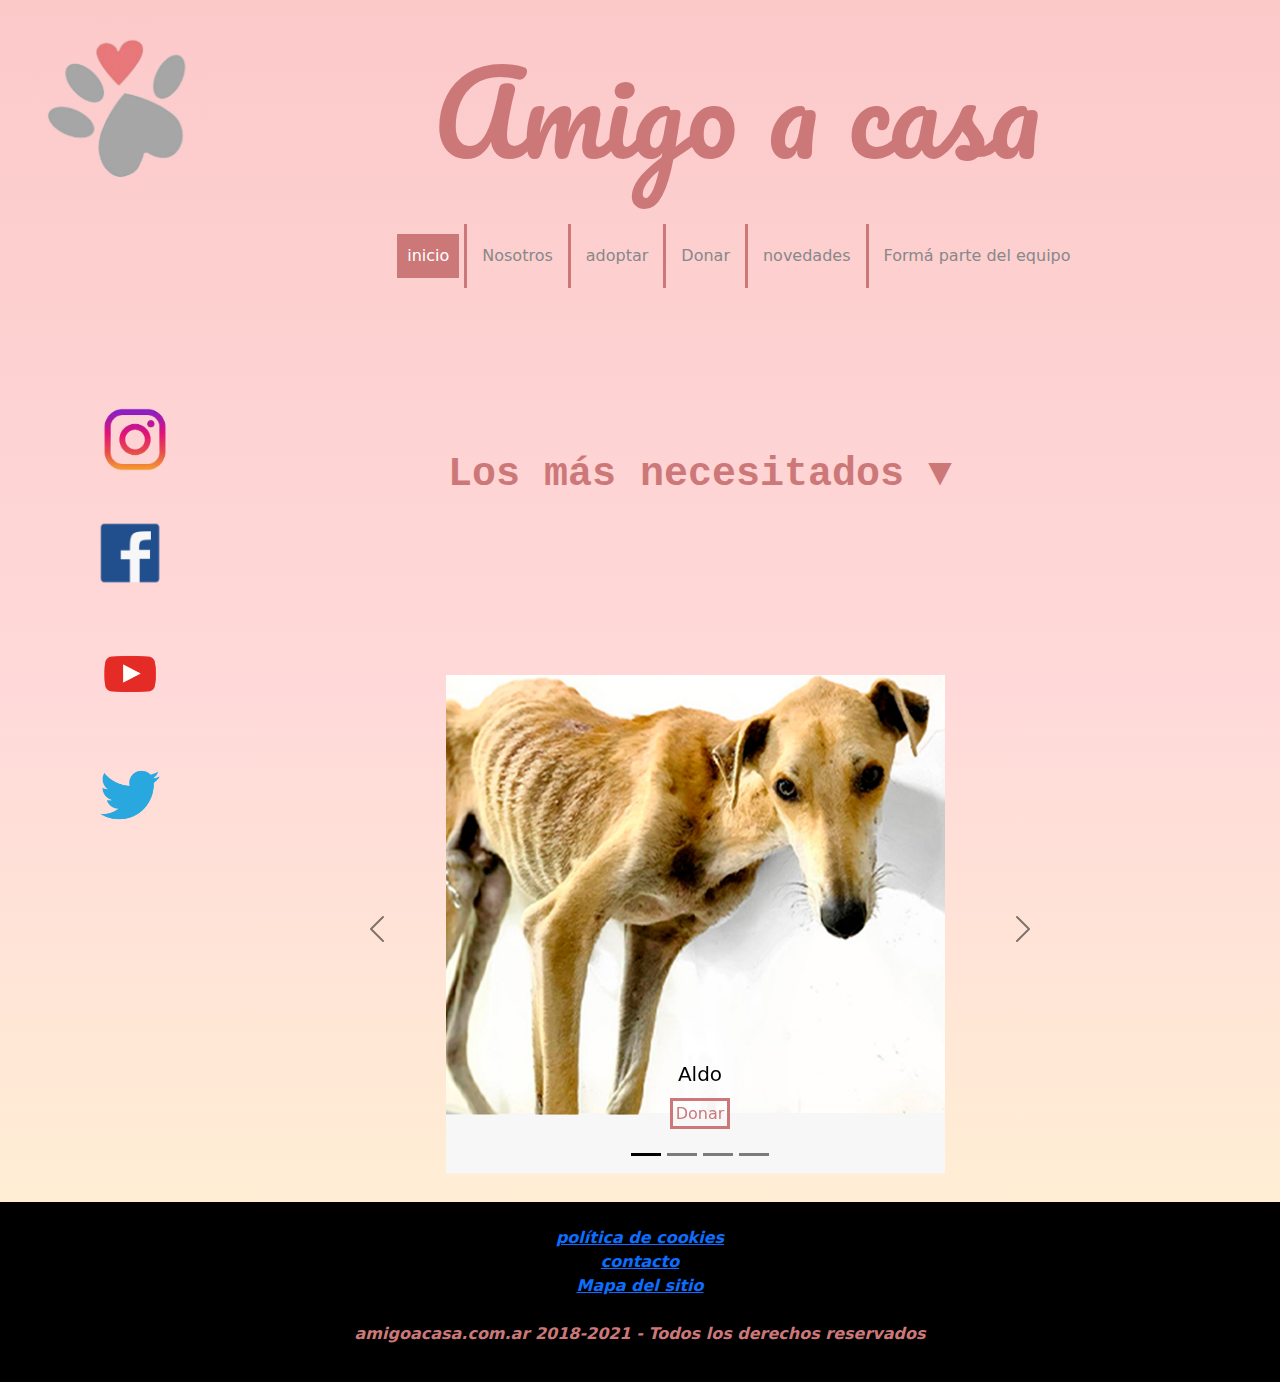
<file: index.html>
<!DOCTYPE html>
<html lang="en">
<head>
    <meta charset="UTF-8">
    <meta http-equiv="X-UA-Compatible" content="IE=edge">
    <meta name="viewport" content="width=device-width, initial-scale=1.0">
	<meta name="description" content="Amigo a casa se encarga de rescatar y buscarle un hogar a perros abandonados y maltratados para que puedan tener una segunda oportunidad de vivir dignamente. Aquí puedes encontrar a tu nuevo mejor amigo de cuatro patas">
	<meta name="keywords" content="perros, rescate, adoptar perro, perro abandonado, perro maltratado, segunda oportunidad, cachorros en adopción, salvar perros, no al maltrato animal">
	<link rel="stylesheet" type="text/css" href="css/bootstrap.min.css">
    <link rel="stylesheet" type="text/css" href="sass/estilos.css">
    <link rel="icon" href="img\amigoacasaimg.png" type="image\png">
	<link href="https://stackpath.bootstrapcdn.com/font-awesome/4.7.0/css/font-awesome.min.css" rel="stylesheet">
	<link href="https://fonts.googleapis.com/css2?family=Pacifico&display=swap" rel="stylesheet">
    <meta name="viewport" content="width=device-width, user-scalable=no, initial-scale=1.0, minimum-scale=1.0">
	<title>Amigo a casa</title>
</head>
<body>
	
<div class="grid">
    
    <div class="grid__imgLogo">
    <img class="logo" src="img\amigoacasaimg.png" alt="logo amigo a casa">
	
    </div>
	
    
    <div class="grid__nombreLogo">
		<h1>Amigo a casa</h1>
    </div>	
   
	<header>
    <div class="grid__barra">
		<div class="menu-toggle"></div>

		<nav>
			<ul class="grid__barra"> 	
				<li class="boton"><a href="index.html" class="active" >inicio</a></li>
				<li class="boton"><a href="nosotros.html">Nosotros</a></li>
				<li class="boton"><a href="Adoptar.html">adoptar</a></li>
				<li class="boton"><a href="donar.html">Donar</a>
					<ul class="subMenu">
						<li class="boton1"><a href="transferencia.html">Transferencia</a></li>
                  		<li class="boton1"><a href="mercadopago.html">Mercadopago</a></li>
					</ul></li>
				<li class="boton"><a href="novedades.html">novedades</a></li>
				<li><a href="fpdt.html">Formá parte del equipo</a></li>
			</ul>
		</nav>
		
    </div>

	<div class="clearFix"></div>
	
</header>

    <div class="grid__sidebar1">

	

		<a href="instagram.com/amigoacasa">
			<img class="ig" src="img\ig.png" alt="instagram"></a>
			<br>
			<br>
			<br>


		<a href="facebook.com/amigoacasa">
			<img class="redes" src="img\fb.png" alt="facebook"></a>
			<br>
			<br>
			<br>

		<a href="youtube.com/amigoacasa">
			<img class="redes" src="img\yt.png" alt="youtube"></a>
			<br>
			<br>
			<br>

		<a href="twitter.com/amigoacasa">
			<img class="redes" src="img\tw.png" alt="twitter"></a>

	</div>
    
        <div class="grid__contenido">
			<br>
			<br>
			<br>
			<h2>Los más necesitados ▼ </h2>
			<br>
			<br>
			<br><br><br>
			<br><br>
			

				<div id="carouselExampleDark" class="carousel carousel-dark slide" data-bs-ride="carousel">
					<div class="carousel-indicators">
					  <button type="button" data-bs-target="#carouselExampleDark" data-bs-slide-to="0" class="active" aria-current="true" aria-label="Slide 1"></button>
					  <button type="button" data-bs-target="#carouselExampleDark" data-bs-slide-to="1" aria-label="Slide 2"></button>
					  <button type="button" data-bs-target="#carouselExampleDark" data-bs-slide-to="2" aria-label="Slide 3"></button>
					  <button type="button" data-bs-target="#carouselExampleDark" data-bs-slide-to="3" aria-label="Slide 4"></button>
					</div>
					<div class="carousel-inner">
					  <div class="carousel-item active" data-bs-interval="5000">
						<img src="img/aldo.png" class="d-block w-100" alt="Aldo">
						<div class="carousel-caption d-none d-md-block">
						  <h5>Aldo</h5>
						  <p></p><a class="boton2" href="">Donar</a></p>
						</div>
					  </div>
					  <div class="carousel-item" data-bs-interval="3000">
						<img src="img/bongo.png" class="d-block w-100" alt="Bongo">
						<div class="carousel-caption d-none d-md-block">
						  <h5>Bongo</h5>
						  <p><a class="boton2" href="">Adoptar</a></p>
						</div>
					  </div>
					  <div class="carousel-item" data-bs-interval="3000">
						<img src="img/tomate.png" class="d-block w-100" alt="Tomate">
						<div class="carousel-caption d-none d-md-block">
						  <h5>Tomate</h5>
						  <p><a class="boton2" href="">Adoptar</a></p>
						</div>
					  </div>
						<div class="carousel-item">
							<img src="img/nala.png" class="d-block w-100" alt="Nala">
							<div class="carousel-caption d-none d-md-block">
							  <h5>Nala</h5>
							  <p><a class="boton2" href="">Donar</a></p>
							</div>
						  </div>
					  
					</div>
					<button class="carousel-control-prev" type="button" data-bs-target="#carouselExampleDark" data-bs-slide="prev">
					  <span class="carousel-control-prev-icon" aria-hidden="true"></span>
					  <span class="visually-hidden">Previous</span>
					</button>
					<button class="carousel-control-next" type="button" data-bs-target="#carouselExampleDark" data-bs-slide="next">
					  <span class="carousel-control-next-icon" aria-hidden="true"></span>
					  <span class="visually-hidden">Next</span>
					</button>
				</div>
        
        </div>
    
        <div class="grid__footer">

            <footer class="pie">
                <br>
                    <a href="">política de cookies</a> <br> <a href="">contacto</a><br><a href="sitemap.html">Mapa del sitio</a>
                    <br>
                    <br>
                    <p>amigoacasa.com.ar 2018-2021 - Todos los derechos reservados</p>
                
            </footer>
        </div>
</div>

<script src="https://cdn.jsdelivr.net/npm/bootstrap@5.0.0-beta2/dist/js/bootstrap.bundle.min.js" integrity="sha384-b5kHyXgcpbZJO/tY9Ul7kGkf1S0CWuKcCD38l8YkeH8z8QjE0GmW1gYU5S9FOnJ0" crossorigin="anonymous"></script>
<script src="https://code.jquery.com/jquery-3.6.0.js" integrity="sha256-H+K7U5CnXl1h5ywQfKtSj8PCmoN9aaq30gDh27Xc0jk=" crossorigin="anonymous"></script>
<script type="text/javascript">
    $(Document).ready(function(){
        $(".menu-toggle").click(function(){
            $(".menu-toggle") .toggleClass("active")
            $("nav") .toggleClass("active")
            $(".subMenu") .toggleClass("active")
        })
    })
</script>
</body>
    
</html>
</file>
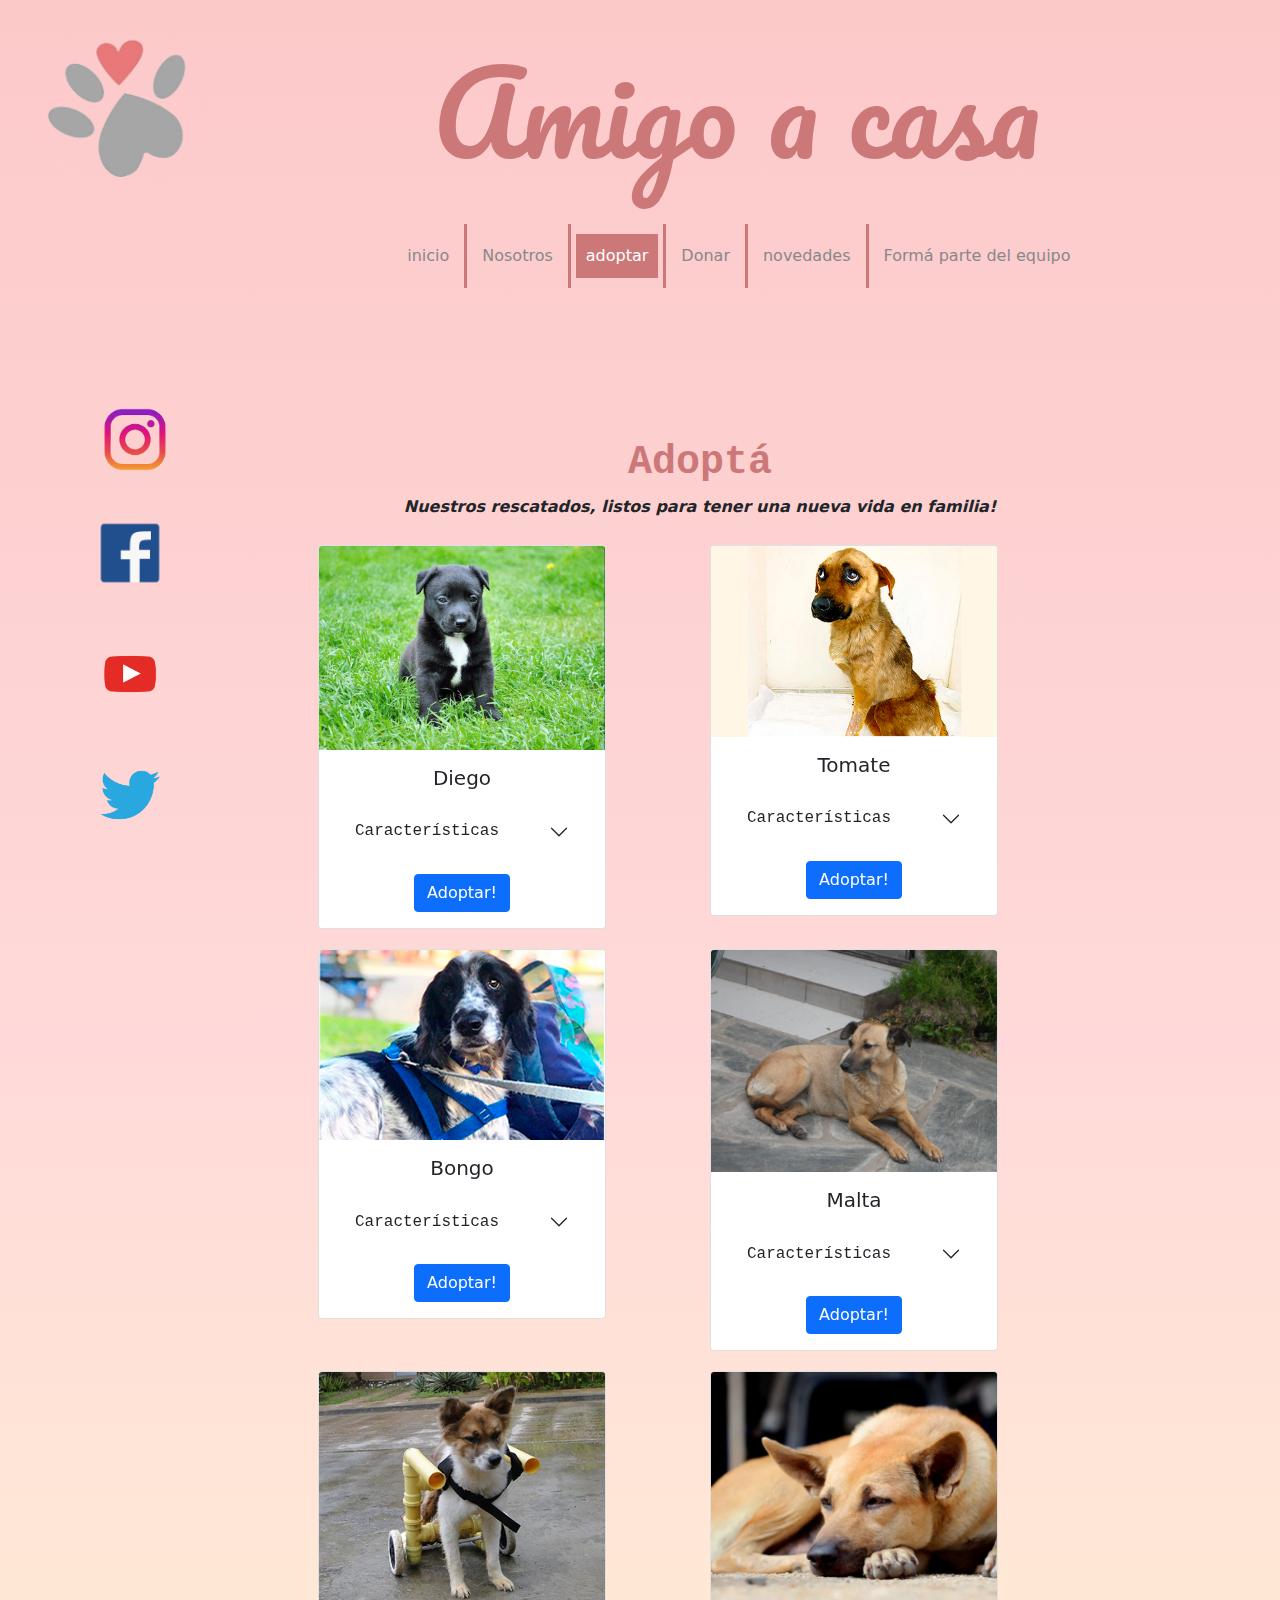
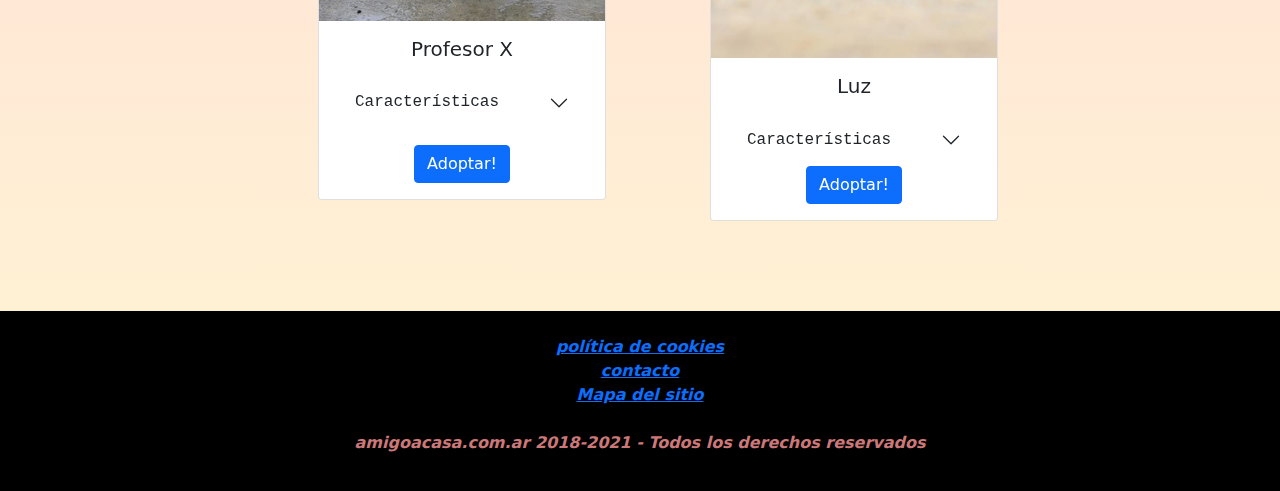
<file: Adoptar.html>
<!DOCTYPE html>
<html lang="en">
<head>
    <meta charset="UTF-8">
    <meta http-equiv="X-UA-Compatible" content="IE=edge">
    <meta name="viewport" content="width=device-width, initial-scale=1.0">
    <meta name="description" content="Amigo a casa se encarga de rescatar y buscarle un hogar a perros abandonados y maltratados para que puedan tener una segunda oportunidad de vivir dignamente. Aquí puedes encontrar a tu nuevo mejor amigo de cuatro patas">
	  <meta name="keywords" content="perros, rescate, adoptar perro, perro abandonado, perro maltratado, segunda oportunidad, cachorros en adopción, salvar perros, no al maltrato animal">
    <link rel="stylesheet" type="text/css" href="css/bootstrap.min.css">
    <link rel="stylesheet" type="text/css" href="sass/estilos.css">
    <link rel="icon" href="img\amigoacasaimg.png" type="image\png">
	<link href="https://stackpath.bootstrapcdn.com/font-awesome/4.7.0/css/font-awesome.min.css" rel="stylesheet">
	<link href="https://fonts.googleapis.com/css2?family=Pacifico&display=swap" rel="stylesheet">
    <meta name="viewport" content="width=device-width, user-scalable=no, initial-scale=1.0, minimum-scale=1.0">
    <title>Adoptar</title>
</head>
<body>

    <div class="grid">
    
        <div class="grid__imgLogo">
        <img class="logo" src="img\amigoacasaimg.png" alt="logo amigo a casa">
        
        </div>
        
        
        <div class="grid__nombreLogo">
            <h1>Amigo a casa</h1>
        </div>	
       
       
        <header>
          <div class="grid__barra">
          <div class="menu-toggle"></div>
      
          <nav>
            <ul class="grid__barra"> 	
              <li class="boton"><a href="index.html">inicio</a></li>
              <li class="boton"><a href="nosotros.html">Nosotros</a></li>
              <li class="boton"><a href="Adoptar.html" class="active">adoptar</a></li>
              <li class="boton"><a href="donar.html">Donar</a>
                <ul class="subMenu">
                  <li class="boton1"><a href="transferencia.html">Transferencia</a></li>
                  <li class="boton1"><a href="mercadopago.html">Mercadopago</a></li>
                </ul></li>
              <li class="boton"><a href="novedades.html">novedades</a></li>
              <li><a href="fpdt.html">Formá parte del equipo</a></li>
            </ul>
          </nav>
          
          </div>
      
        <div class="clearFix"></div>
        
      </header>


        <div class="grid__sidebar1">
    
            
    
            <a href="instagram.com/amigoacasa">
                <img class="ig" src="img\ig.png" alt="instagram"></a>
                <br>
                <br>
                <br>
               
    
    
            <a href="facebook.com/amigoacasa">
                <img class="redes" src="img\fb.png" alt="facebook"></a>
                <br>
                <br>
                <br>
               
    
            <a href="youtube.com/amigoacasa">
                <img class="redes" src="img\yt.png" alt="youtube"></a>
                <br>
                <br>
                <br>
              
    
            <a href="twitter.com/amigoacasa">
                <img class="redes" src="img\tw.png" alt="twitter"></a>
    
            </div>
        
            <div class="grid__contenido grid__contenido--adoptar">
                
		
              <h2> Adoptá </h2>
              <p>Nuestros rescatados, listos para tener una nueva vida en familia!</p>


              <div class="row">
                  <div class="col-sm-6" style="padding: 10px;">
                    <div class="card text-center"style="width: 18rem;">
                      <img src="img/diego.jpg" class="card-img-top" alt="diego">
                      <div class="card-body">
                        <h5 class="card-title">Diego</h5>
                        <p class="card-text">

                        <div class="accordion accordion-flush" id="accordionFlushExample">
                          <div class="accordion-item">
                            <h2 class="accordion-header" id="flush-headingOne">
                              <button class="accordion-button collapsed" type="button" data-bs-toggle="collapse" data-bs-target="#flush-collapseOne" aria-expanded="false" aria-controls="flush-collapseOne">
                                  Características
                              </button>
                            </h2>
                            <div id="flush-collapseOne" class="accordion-collapse collapse" aria-labelledby="flush-headingOne">
                              <div class="accordion-body"><ol><ul class="lista-acordeon"><li> Macho</li>
                                  <li>3 meses</li><li> Mestizo</li> <li> Negro y blanco </li> <li> se lleva bien con otros perros y gatos</li></ul></ol>
                              </div>
                            </div>
                          </div>
                        </div>

                        </p>

                        <a href="#" class="btn btn-primary">Adoptar!</a>
                      </div>
                    </div>
                  </div>

                  <div class="col-sm-6" style="padding: 10px;">
                    <div class="card text-center" style="width: 18rem;">
                      <img src="img/tomate.jpg" class="card-img-top" alt="tomate">
                      <div class="card-body">
                        <h5 class="card-title">Tomate</h5>
                        <p class="card-text">

                        <div class="accordion accordion-flush" id="accordionFlushExample">
                          <div class="accordion-item">
                            <h2 class="accordion-header" id="flush-headingTwo">
                              <button class="accordion-button collapsed" type="button" data-bs-toggle="collapse" data-bs-target="#flush-collapseTwo" aria-expanded="false" aria-controls="flush-collapseTwo">
                                Características
                              </button>
                            </h2>
                            <div id="flush-collapseTwo" class="accordion-collapse collapse" aria-labelledby="flush-headingTwo" data-bs-parent="#accordionFlushExample">
                              <div class="accordion-body"><ol><ul> <li> macho</li>
                                  <li>1 año y medio</li> <li> Mestizo</li> <li> marrón y blanco </li> <li> Tiene mucha energía, le encanta jugar con otros perros</li>  </ul></ol>
                              </div>
                            </div>
                          </div>
                          </div>
                          </p>

                        <a href="#" class="btn btn-primary">Adoptar!</a>
                      </div>
                    </div>
                  </div>

                  <div class="col-sm-6" style="padding: 10px;">
                      <div class="card text-center" style="width: 18rem;">
                          <img src="img/bongo.jpg" class="card-img-top" alt="Bongo">
                        <div class="card-body">
                          <h5 class="card-title">Bongo</h5>
                          <p class="card-text">

                          <div class="accordion accordion-flush" id="accordionFlushExample">
                              <div class="accordion-item">
                                <h2 class="accordion-header" id="flush-headingThree">
                                  <button class="accordion-button collapsed" type="button" data-bs-toggle="collapse" data-bs-target="#flush-collapseThree" aria-expanded="false" aria-controls="flush-collapseThree">
                                      Características
                                  </button>
                                </h2>
                                <div id="flush-collapseThree" class="accordion-collapse collapse" aria-labelledby="flush-headingThree" data-bs-parent="#accordionFlushExample">
                                  <div class="accordion-body"><ol><ul> <li> macho</li>
                                    <li>6 años</li>  <li>mestizo tipo cocker</li> <li> negro y blanco </li> <li> se lleva bien con otros perros y gatos</li> <li>castrado</li> </ul></ol>
                                  </div>
                                </div>
                              </div>
                              </div>

                              </p>

                          <a href="#" class="btn btn-primary">Adoptar!</a>
                        </div>
                      </div>
                    </div>

                    <div class="col-sm-6" style="padding: 10px;">
                      <div class="card text-center"style="width: 18rem;">
                          <img src="img/malta.JPG" class="card-img-top" alt="Malta">
                        <div class="card-body">
                          <h5 class="card-title">Malta</h5>
                          <p class="card-text">
                          
                          <div class="accordion accordion-flush" id="accordionFlushExample">
                              <div class="accordion-item">
                                <h2 class="accordion-header" id="flush-headingFour">
                                  <button class="accordion-button collapsed" type="button" data-bs-toggle="collapse" data-bs-target="#flush-collapseFour" aria-expanded="false" aria-controls="flush-collapseFour">
                                      Características
                                  </button>
                                </h2>
                                <div id="flush-collapseFour" class="accordion-collapse collapse" aria-labelledby="flush-headingFour" data-bs-parent="#accordionFlushExample">
                                  <div class="accordion-body"><ol><ul> <li> hembra</li>
                                  <li>más de 10 años</li> <li> Mestiza</li> <li> Beige </li> <li> se lleva bien con otros perros y gatos</li> <li>castrada</li> <li>Toma medicación de por vida para el corazón</li> <li>Es puro amor, tranquila y agradecida</li> </ul></ol>
                                  </div>
                                </div>
                              </div>
                              </div>

                              </p>

                          <a href="#" class="btn btn-primary">Adoptar!</a>
                        </div>
                      </div>
                    </div>

                    <div class="col-sm-6" style="padding: 10px;">
                      <div class="card text-center"style="width: 18rem;">
                          <img src="img/profesorx.jpg" class="card-img-top" alt="Profesor x">
                        <div class="card-body">
                          <h5 class="card-title">Profesor X</h5>
                          <p class="card-text">
                          
                          <div class="accordion accordion-flush" id="accordionFlushExample">
                              <div class="accordion-item">
                                <h2 class="accordion-header" id="flush-headingFive">
                                  <button class="accordion-button collapsed" type="button" data-bs-toggle="collapse" data-bs-target="#flush-collapseFive" aria-expanded="false" aria-controls="flush-collapseFive">
                                      Características
                                  </button>
                                </h2>
                                <div id="flush-collapseFive" class="accordion-collapse collapse" aria-labelledby="flush-headingFive" data-bs-parent="#accordionFlushExample">
                                  <div class="accordion-body"><ol><ul> <li> macho</li>
                                      <li>4 años</li><li> Mestizo</li> <li> marron claro y blanco </li> <li> se lleva bien con otros perros</li> <li>no puede caminar con sus patas traseras (usa carrito), se maneja perfecto</li> </ul></ol>
                                  </div>
                                </div>
                              </div>
                          </div>

                              </p>

                          <a href="#" class="btn btn-primary">Adoptar!</a>
                        </div>
                      </div>
                    </div>

                    <div class="col-sm-6" style="padding: 10px;">
                      <div class="card text-center"style="width: 18rem;">
                          <img src="img/luz.jpg" class="card-img-top" alt="luz">
                        <div class="card-body">
                          <h5 class="card-title">Luz</h5>
                          <p class="card-text">
                          
                          <div class="accordion accordion-flush" id="accordionFlushExample">
                              <div class="accordion-item">
                                <h2 class="accordion-header" id="flush-headingSix">
                                  <button class="accordion-button collapsed" type="button" data-bs-toggle="collapse" data-bs-target="#flush-collapseSix" aria-expanded="false" aria-controls="flush-collapseSix">
                                      Características
                                  </button>
                                </h2>
                                <div id="flush-collapseSix" class="accordion-collapse collapse" aria-labelledby="flush-headingSix" data-bs-parent="#accordionFlushExample">
                                  <div class="accordion-body"><ol><ul> <li> hembra</li>
                                      <li>5 años</li><li> Mestiza</li> <li> marron claro</li> <li> se lleva bien con otros perros pero no con gatos</li> <li>castrada</li> </ul></ol>
                                  </div>
                                </div>
                              </div>
                              </div>

                          <a href="#" class="btn btn-primary">Adoptar!</a>
                        </div>
                      </div>
                    </div>
                </div>         


  </div>
  
      <div class="grid__footer">

          <footer class="pie">
              <br>
              
                  <a href="">política de cookies</a> <br> <a href="">contacto</a><br><a href="sitemap.html">Mapa del sitio</a>
                  <br>
                  <br>
                  <p>amigoacasa.com.ar 2018-2021 - Todos los derechos reservados</p>
              
          </footer>
      </div>
      
      <script src="https://cdn.jsdelivr.net/npm/bootstrap@5.0.0-beta2/dist/js/bootstrap.bundle.min.js" integrity="sha384-b5kHyXgcpbZJO/tY9Ul7kGkf1S0CWuKcCD38l8YkeH8z8QjE0GmW1gYU5S9FOnJ0" crossorigin="anonymous"></script>
<script src="https://code.jquery.com/jquery-3.6.0.js" integrity="sha256-H+K7U5CnXl1h5ywQfKtSj8PCmoN9aaq30gDh27Xc0jk=" crossorigin="anonymous"></script>
<script type="text/javascript">
$(Document).ready(function(){
  $(".menu-toggle").click(function(){
      $(".menu-toggle") .toggleClass("active")
      $("nav") .toggleClass("active")
      $(".subMenu") .toggleClass("active")
  })
})
</script>

</body>
</html>
</file>
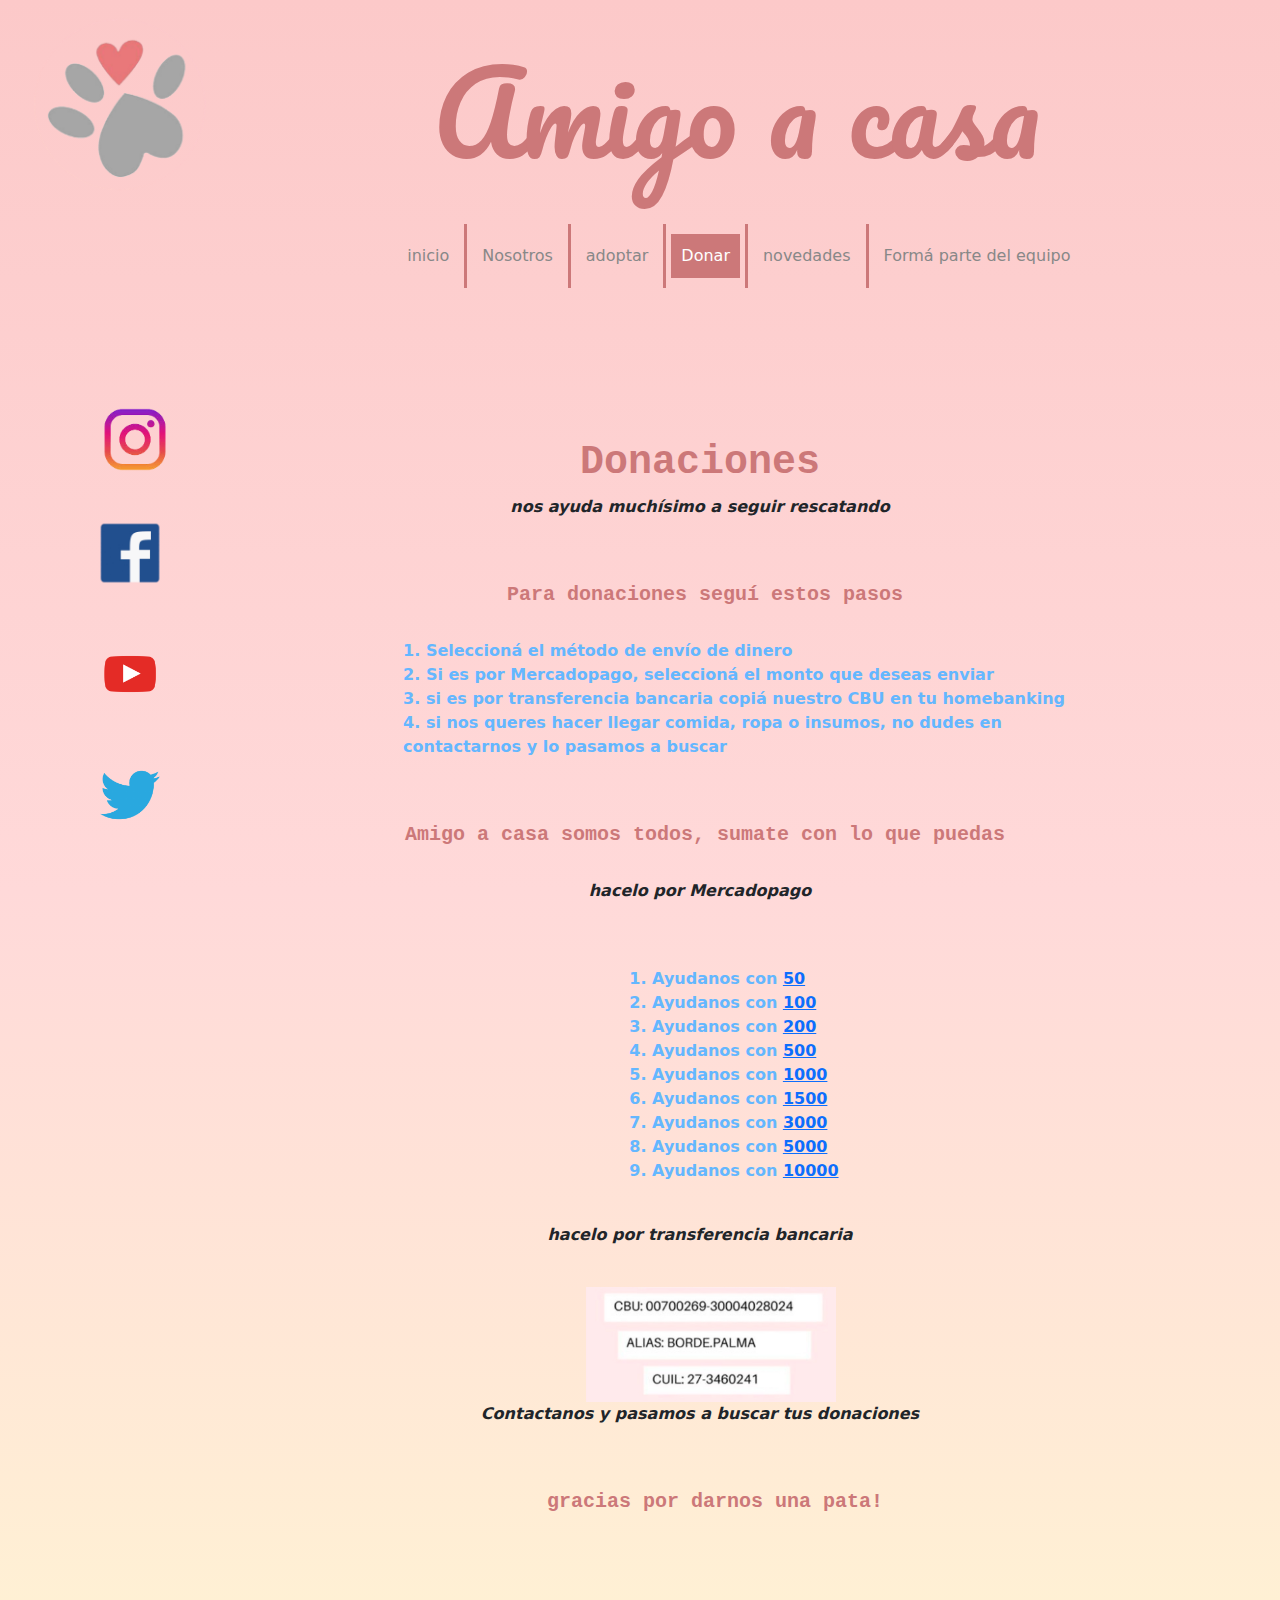
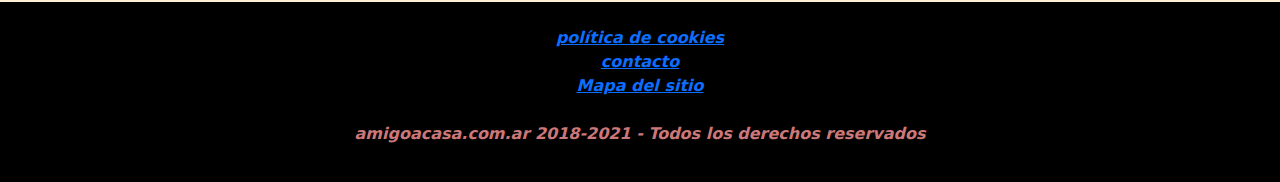
<file: donar.html>
<!DOCTYPE html>
<html lang="en">
<head>
    <meta charset="UTF-8">
    <meta http-equiv="X-UA-Compatible" content="IE=edge">
    <meta name="viewport" content="width=device-width, initial-scale=1.0">
    <meta name="description" content="Amigo a casa se encarga de rescatar y buscarle un hogar a perros abandonados y maltratados para que puedan tener una segunda oportunidad de vivir dignamente. Aquí puedes encontrar a tu nuevo mejor amigo de cuatro patas">
	  <meta name="keywords" content="perros, rescate, adoptar perro, perro abandonado, perro maltratado, segunda oportunidad, cachorros en adopción, salvar perros, no al maltrato animal">
      <link rel="stylesheet" type="text/css" href="css/bootstrap.min.css">
      <link rel="stylesheet" type="text/css" href="sass/estilos.css">
      <link rel="icon" href="img\amigoacasaimg.png" type="image\png">
      <link href="https://stackpath.bootstrapcdn.com/font-awesome/4.7.0/css/font-awesome.min.css" rel="stylesheet">
      <link href="https://fonts.googleapis.com/css2?family=Pacifico&display=swap" rel="stylesheet">
      <meta name="viewport" content="width=device-width, user-scalable=no, initial-scale=1.0, minimum-scale=1.0">
    <title>Donar</title>
</head>
<body>

    <div class="grid">
    
        <div class="grid__imgLogo">
        <img class="logo" src="img\amigoacasaimg.png" alt="logo amigo a casa">
        
        </div>
        
        
        <div class="grid__nombreLogo">
            <h1>Amigo a casa</h1>
        </div>	
       
       
        <header>
            <div class="grid__barra">
                <div class="menu-toggle"></div>
        
                <nav>
                    <ul class="grid__barra"> 	
                        <li class="boton"><a href="index.html">inicio</a></li>
                        <li class="boton"><a href="nosotros.html">Nosotros</a></li>
                        <li class="boton"><a href="Adoptar.html">adoptar</a></li>
                        <li class="boton"><a href="donar.html" class="active">Donar</a>
                            <ul class="subMenu">
                                <li class="boton1"><a href="transferencia.html">Transferencia</a></li>
                                <li class="boton1"><a href="mercadopago.html">Mercadopago</a></li>
                            </ul></li>
                        <li class="boton"><a href="novedades.html">novedades</a></li>
                        <li><a href="fpdt.html">Formá parte del equipo</a></li>
                    </ul>
                </nav>
                
            </div>
        
            <div class="clearFix"></div>
            
        </header>


        <div class="grid__sidebar1">
    
            
    
            <a href="instagram.com/amigoacasa">
                <img class="ig" src="img\ig.png" alt="instagram"></a>
                <br>
                <br>
                <br>
               
    
    
            <a href="facebook.com/amigoacasa">
                <img class="redes" src="img\fb.png" alt="facebook"></a>
                <br>
                <br>
                <br>
               
    
            <a href="youtube.com/amigoacasa">
                <img class="redes" src="img\yt.png" alt="youtube"></a>
                <br>
                <br>
                <br>
               
    
            <a href="twitter.com/amigoacasa">
                <img class="redes" src="img\tw.png" alt="twitter"></a>
    
            </div>
        
            <div class="grid__contenido grid__contenido--donar">
                
		
                    <h2>Donaciones</h2>
                    <p>nos ayuda muchísimo a seguir rescatando</p>
                    <br>
                    <br>
                    <h3>Para donaciones seguí estos pasos</h3>
                    <ol class="lista"><ul>
                    <br>
            
                    <li>Seleccioná el método de envío de dinero</li>
                    <li>Si es por Mercadopago, seleccioná el monto que deseas enviar</li>
                    <li>si es por transferencia bancaria copiá nuestro CBU en tu homebanking</li>
                    <li>si nos queres hacer llegar comida, ropa o insumos, no dudes en contactarnos y lo pasamos a buscar</li></ul></ol>
                    <br>
                    <br>
                    <h3>Amigo a casa somos todos, sumate con lo que puedas</h3>
                    <br>
                    <p>hacelo por Mercadopago</p>
                    
                    <ol><ul>
                        <br>
                        
                        <br>
                        <li>Ayudanos con <a href="">50</a> </li>
                        <li>Ayudanos con <a href="">100</a> </li>
                        <li>Ayudanos con <a href="">200</a> </li>
                        <li>Ayudanos con <a href="">500</a> </li>
                        <li>Ayudanos con <a href="">1000</a> </li>
                        <li>Ayudanos con <a href="">1500</a> </li>
                        <li>Ayudanos con <a href="">3000</a> </li>
                        <li>Ayudanos con <a href="">5000</a> </li>
                        <li>Ayudanos con <a href="">10000</a> </li>
                    </ul></ol>
                    <br>
                        <p>hacelo por transferencia bancaria</p>
                    <br>	
                        <img src="img/cuenta1.png" alt="datos de cuenta">
                    <br>
                        <p> Contactanos y pasamos a buscar tus donaciones</p>
                    <br>
                    <br>
                        <h4>gracias por darnos una pata!</h4>
                        </div>
                    
        
            <div class="grid__footer">
    
                <footer class="pie">
                    <br>
                    
                        <a href="">política de cookies</a> <br> <a href="">contacto</a><br><a href="sitemap.html">Mapa del sitio</a>
                        <br>
                        <br>
                        <p>amigoacasa.com.ar 2018-2021 - Todos los derechos reservados</p>
                    
                </footer>
            </div>

            <script src="https://cdn.jsdelivr.net/npm/bootstrap@5.0.0-beta2/dist/js/bootstrap.bundle.min.js" integrity="sha384-b5kHyXgcpbZJO/tY9Ul7kGkf1S0CWuKcCD38l8YkeH8z8QjE0GmW1gYU5S9FOnJ0" crossorigin="anonymous"></script>
<script src="https://code.jquery.com/jquery-3.6.0.js" integrity="sha256-H+K7U5CnXl1h5ywQfKtSj8PCmoN9aaq30gDh27Xc0jk=" crossorigin="anonymous"></script>
<script type="text/javascript">
    $(Document).ready(function(){
        $(".menu-toggle").click(function(){
            $(".menu-toggle") .toggleClass("active")
            $("nav") .toggleClass("active")
            $(".subMenu") .toggleClass("active")
        })
    })
</script>

</body>
</html>
</file>
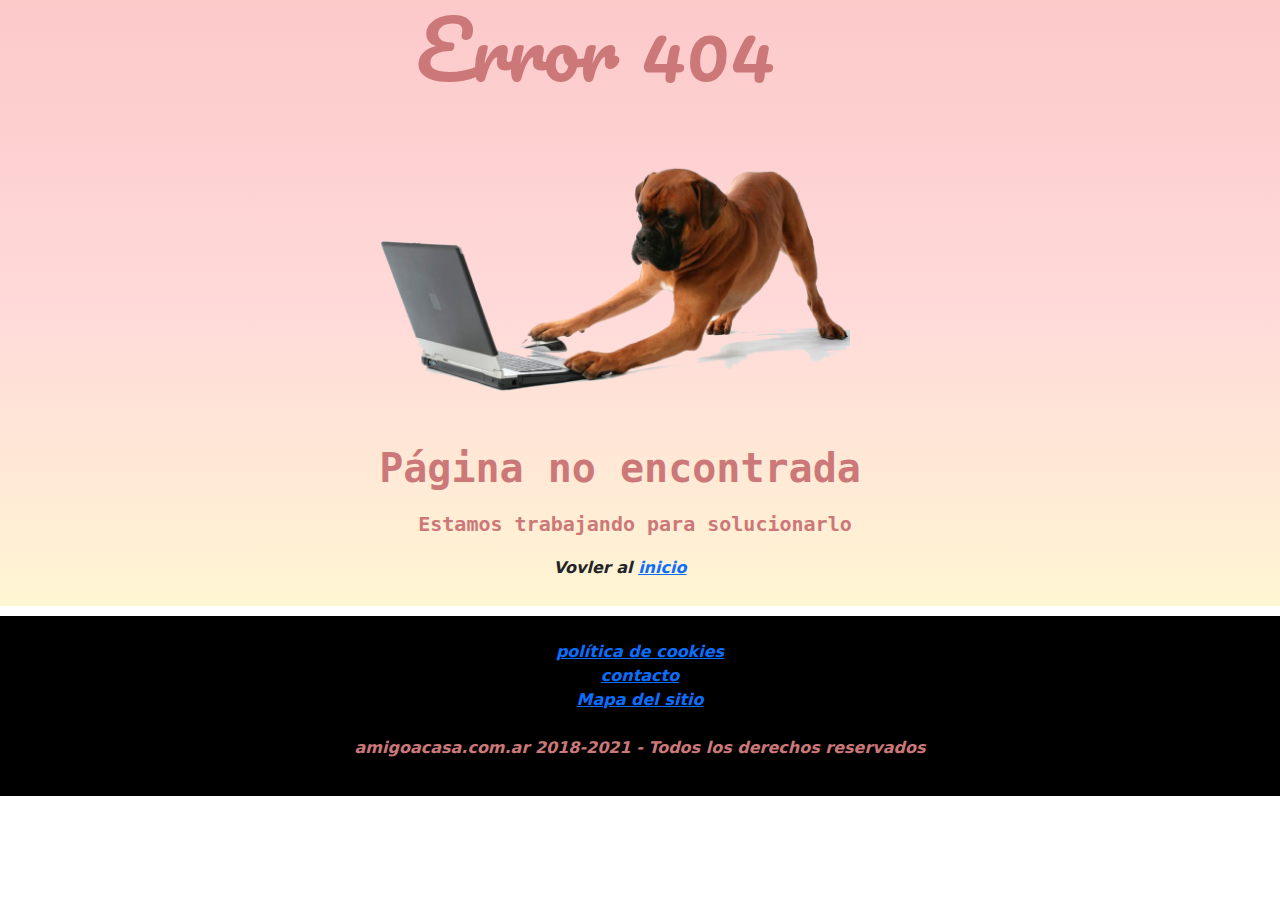
<file: error404.html>
<!DOCTYPE html>
<html lang="en">
<head>
    <meta charset="UTF-8">
    <meta http-equiv="X-UA-Compatible" content="IE=edge">
    <meta name="viewport" content="width=device-width, initial-scale=1.0">
	<meta name="description" content="Amigo a casa se encarga de rescatar y buscarle un hogar a perros abandonados y maltratados para que puedan tener una segunda oportunidad de vivir dignamente. Aquí puedes encontrar a tu nuevo mejor amigo de cuatro patas">
	<meta name="keywords" content="perros, rescate, adoptar perro, perro abandonado, perro maltratado, segunda oportunidad, cachorros en adopción, salvar perros, no al maltrato animal">
	<link rel="stylesheet" type="text/css" href="css/bootstrap.min.css">
    <link rel="stylesheet" type="text/css" href="sass/estilos.css">
    <link rel="icon" href="img\amigoacasaimg.png" type="image\png">
	<link href="https://stackpath.bootstrapcdn.com/font-awesome/4.7.0/css/font-awesome.min.css" rel="stylesheet">
	<link href="https://fonts.googleapis.com/css2?family=Pacifico&display=swap" rel="stylesheet">
    <meta name="viewport" content="width=device-width, user-scalable=no, initial-scale=1.0, minimum-scale=1.0">
	<title>Error 404</title>
</head>
<body >
<div class="grid">

    <div id="error404"  class="grid_nombreLogo">

        <h1>Error 404</h1>

    </div>
    
       
        <div class="grid__contenido">
            <div id="error404">

                
			
            <img src="img/working.png" alt="error 404">
			<br>
			
            <h2>Página no encontrada</h2>
            <h3>Estamos trabajando para solucionarlo</h3>
            <p>Vovler al <a href="index.html">inicio</a> </p>
        </div>

		
       
      
    </div>
</div>
    
        <div class="grid__footer">

            <footer class="pie">
                <br>
                    <a href="">política de cookies</a> <br> <a href="">contacto</a><br><a href="sitemap.html">Mapa del sitio</a>
                    <br>
                    <br>
                    <p>amigoacasa.com.ar 2018-2021 - Todos los derechos reservados</p>
                
            </footer>
        </div> 
        
</div>

<script src="https://cdn.jsdelivr.net/npm/bootstrap@5.0.0-beta2/dist/js/bootstrap.bundle.min.js" integrity="sha384-b5kHyXgcpbZJO/tY9Ul7kGkf1S0CWuKcCD38l8YkeH8z8QjE0GmW1gYU5S9FOnJ0" crossorigin="anonymous"></script>
<script src="https://code.jquery.com/jquery-3.6.0.js" integrity="sha256-H+K7U5CnXl1h5ywQfKtSj8PCmoN9aaq30gDh27Xc0jk=" crossorigin="anonymous"></script>
<script type="text/javascript">
    $(Document).ready(function(){
        $(".menu-toggle").click(function(){
            $(".menu-toggle") .toggleClass("active")
            $("nav") .toggleClass("active")
            $(".subMenu") .toggleClass("active")
        })
    })
</script>

</body>
    
</html>
</file>
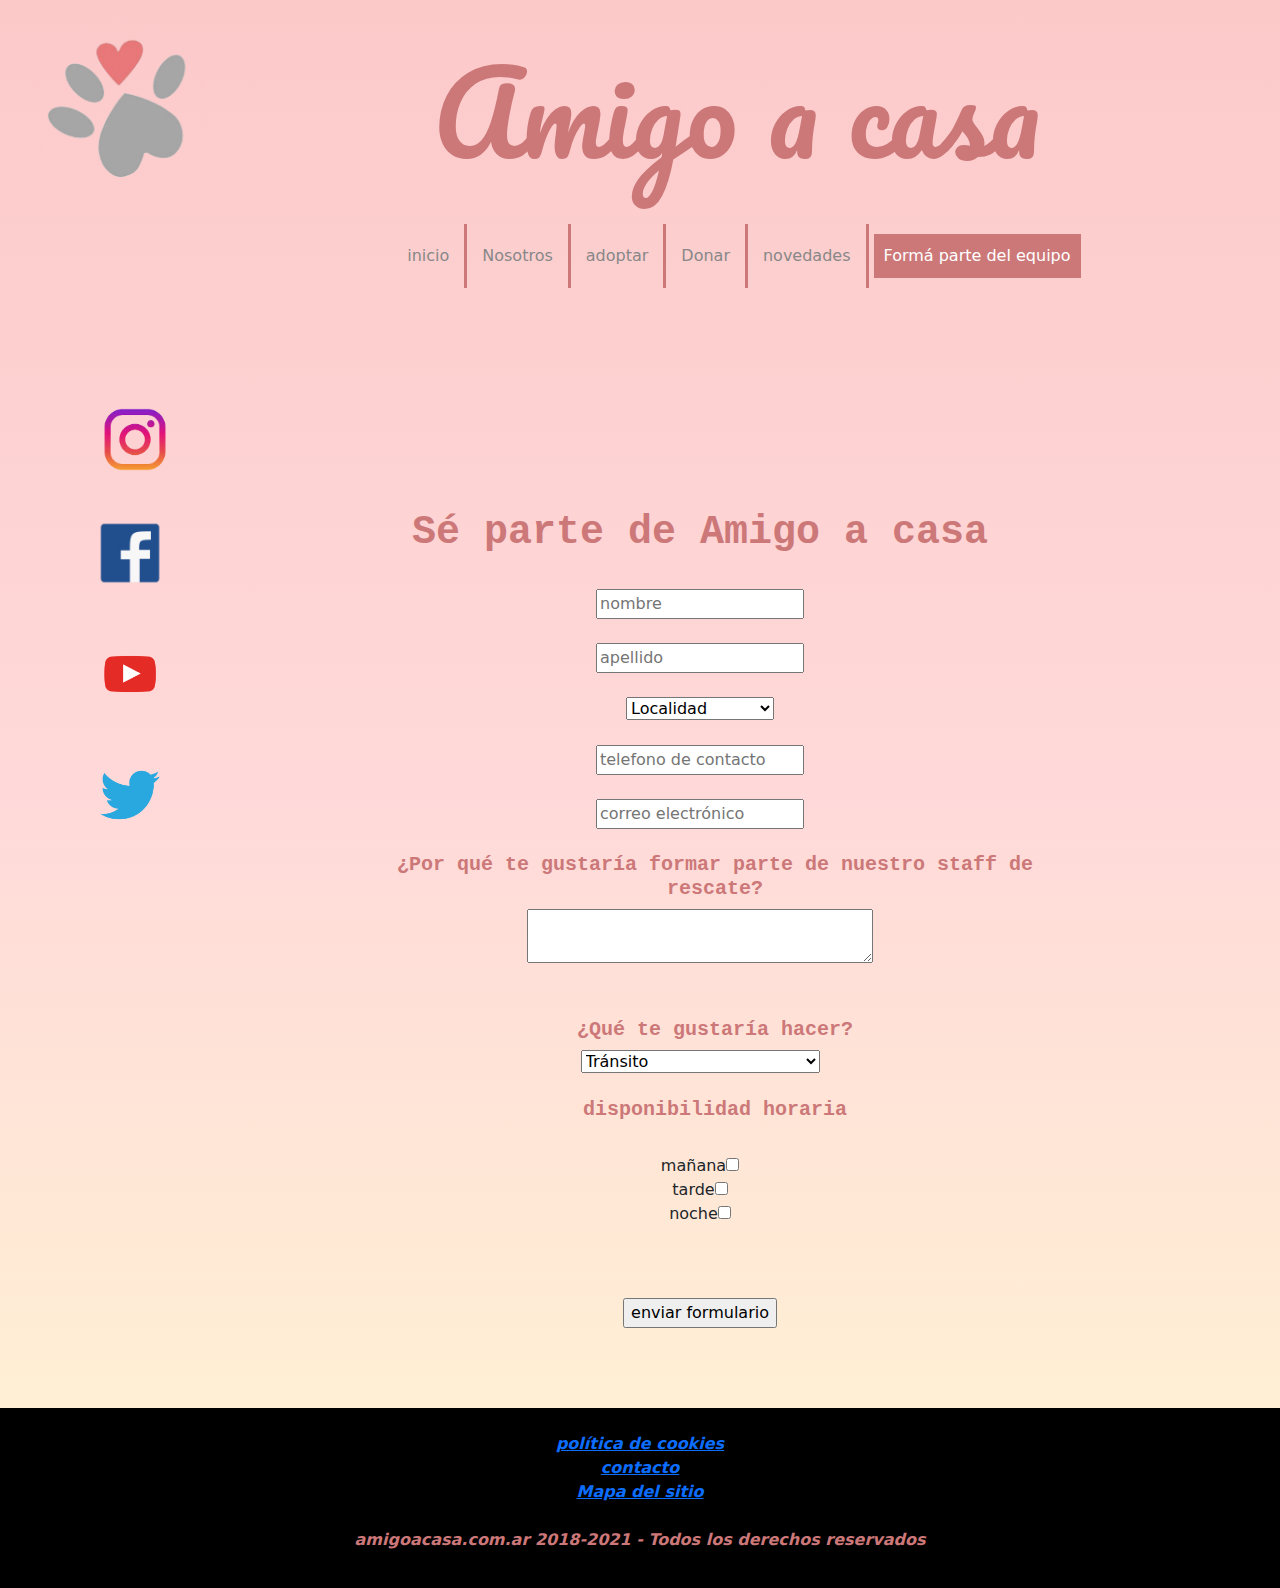
<file: fpdt.html>
<!DOCTYPE html>
<html lang="en">
<head>
    <meta charset="UTF-8">
    <meta http-equiv="X-UA-Compatible" content="IE=edge">
    <meta name="viewport" content="width=device-width, initial-scale=1.0">
    <meta name="description" content="Amigo a casa se encarga de rescatar y buscarle un hogar a perros abandonados y maltratados para que puedan tener una segunda oportunidad de vivir dignamente. Aquí puedes encontrar a tu nuevo mejor amigo de cuatro patas">
	<meta name="keywords" content="perros, rescate, adoptar perro, perro abandonado, perro maltratado, segunda oportunidad, cachorros en adopción, salvar perros, no al maltrato animal">
    <link rel="stylesheet" type="text/css" href="css/bootstrap.min.css">
    <link rel="stylesheet" type="text/css" href="sass/estilos.css">
    <link rel="icon" href="img\amigoacasaimg.png" type="image\png">
	<link href="https://stackpath.bootstrapcdn.com/font-awesome/4.7.0/css/font-awesome.min.css" rel="stylesheet">
	<link href="https://fonts.googleapis.com/css2?family=Pacifico&display=swap" rel="stylesheet">
    <meta name="viewport" content="width=device-width, user-scalable=no, initial-scale=1.0, minimum-scale=1.0">
    <title>Formá parte del equipo</title>
</head>
<body>

    <div class="grid">
    
        <div class="grid__imgLogo">
        <img class="logo" src="img\amigoacasaimg.png" alt="logo amigo a casa">
        
        </div>
        
        
        <div class="grid__nombreLogo">
            <h1>Amigo a casa</h1>
        </div>	
       
       
        <header>
            <div class="grid__barra">
                <div class="menu-toggle"></div>
        
                <nav>
                    <ul class="grid__barra"> 	
                        <li class="boton"><a href="index.html">inicio</a></li>
                        <li class="boton"><a href="nosotros.html">Nosotros</a></li>
                        <li class="boton"><a href="Adoptar.html">adoptar</a></li>
                        <li class="boton"><a href="donar.html">Donar</a>
                            <ul class="subMenu">
                                <li class="boton1"><a href="transferencia.html">Transferencia</a></li>
                                <li class="boton1"><a href="mercadopago.html">Mercadopago</a></li>
                            </ul></li>
                        <li class="boton"><a href="novedades.html">novedades</a></li>
                        <li><a href="fpdt.html" class="active">Formá parte del equipo</a></li>
                    </ul>
                </nav>
                
            </div>
        
            <div class="clearFix"></div>
            
        </header>

        <div class="grid__sidebar1">
    
            
    
            <a href="instagram.com/amigoacasa">
                <img class="ig" src="img\ig.png" alt="instagram"></a>
                <br>
                <br>
                <br>
                
    
    
            <a href="facebook.com/amigoacasa">
                <img class="redes" src="img\fb.png" alt="facebook"></a>
                <br>
                <br>
                <br>
               
    
            <a href="youtube.com/amigoacasa">
                <img class="redes" src="img\yt.png" alt="youtube"></a>
                <br>
                <br>
                <br>
               
    
            <a href="twitter.com/amigoacasa">
                <img class="redes" src="img\tw.png" alt="twitter"></a>
    
            </div>
        
            <div class="grid__contenido grid__contenido--fpde">
                

                    <h2>Sé parte de Amigo a casa</h2>
		<br>

		<div>
		<form action="contacto.php" method="post">
		<input type="text" placeholder="nombre" name="">
		<br>
		<br>
		<input type="text" placeholder="apellido" name="">
		<br>
		<br>
		<select name="Localidad" size="1">
			<option value="xx">Localidad</option>
			<optgroup label="Bs As">Buenos Aires</optgroup>
			<option value="Capital">CABA</option>
			<option value="GBA">AMBA</option>
			<option value="Costa">Costa atlántica</option>
			<optgroup label="Santa fé">Santa fé</optgroup>
			<option value="Rosario">Rosario</option>
			<option value="otro">otro</option>
			<optgroup label= "Córdoba">Córdoba></optgroup>
			<option value="Capital">Córdoba capital </option>
			<option value="otro">otro</option>
		</select>
		<br>
		<br>
		<input type="phone" placeholder="telefono de contacto">
		<br>
		<br>
		<input type="email" placeholder="correo electrónico">
		<br>
		<br>
		<label for="mensaje"><h3>¿Por qué te gustaría formar parte de nuestro staff de rescate?</h3> </label>
		<br>
		<textarea name="mensaje" cols="40" minlength="30" maxlength="150" ></textarea>
		<br>
		<br>
		<br>
		<label for="option"><h3>¿Qué te gustaría hacer?</h3></label>
		<br>
		
        

		<select>
			<option>Tránsito</option>
			<option>Traslados</option>
			<option>Recolección de donaciones</option>
		
		</select>
		<br>
		<br>
		<label for="disponibilidad horaria"><h3>disponibilidad horaria</h3></label>
			
    </div>
		<br>

        <section id="equipoEstilo">
            <div>

		<label class="titulo" for="mañana">mañana</label><input type="checkbox" id="mañana"><br>
		<label class="titulo" for="tarde">tarde </label><input type="checkbox" id="tarde"><br>
		<label class="titulo" for="noche">noche</label><input type="checkbox" id="noche">
            </div>
		<br>
		<br>
		<br>
		<input type="submit" value="enviar formulario">
		
        </section>
		


		</form>

                       
            </div>
        
            <div class="grid__footer">
    
                <footer class="pie">
                    <br>
                    
                        <a href="">política de cookies</a> <br> <a href="">contacto</a><br><a href="sitemap.html">Mapa del sitio</a>
                        <br>
                        <br>
                        <p>amigoacasa.com.ar 2018-2021 - Todos los derechos reservados</p>
                    
                </footer>
            </div>

            <script src="https://cdn.jsdelivr.net/npm/bootstrap@5.0.0-beta2/dist/js/bootstrap.bundle.min.js" integrity="sha384-b5kHyXgcpbZJO/tY9Ul7kGkf1S0CWuKcCD38l8YkeH8z8QjE0GmW1gYU5S9FOnJ0" crossorigin="anonymous"></script>
<script src="https://code.jquery.com/jquery-3.6.0.js" integrity="sha256-H+K7U5CnXl1h5ywQfKtSj8PCmoN9aaq30gDh27Xc0jk=" crossorigin="anonymous"></script>
<script type="text/javascript">
    $(Document).ready(function(){
        $(".menu-toggle").click(function(){
            $(".menu-toggle") .toggleClass("active")
            $("nav") .toggleClass("active")
            $(".subMenu") .toggleClass("active")
        })
    })
</script>

</body>
</html>
</file>
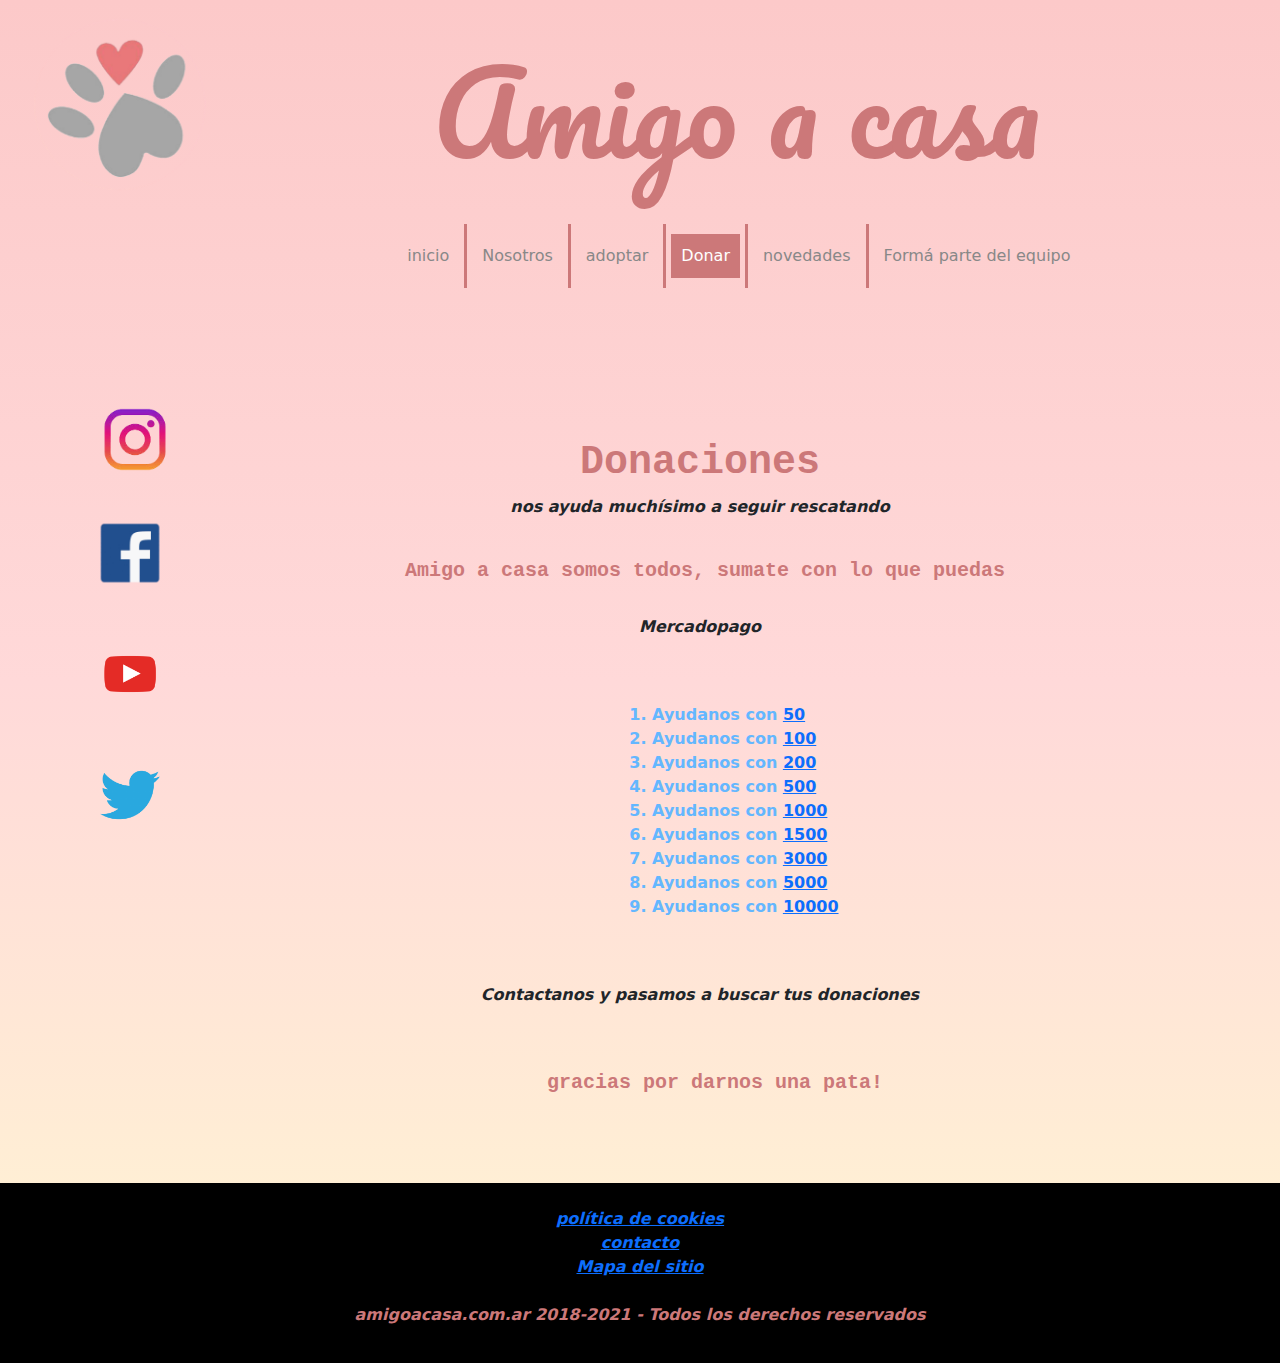
<file: mercadopago.html>
<!DOCTYPE html>
<html lang="en">
<head>
    <meta charset="UTF-8">
    <meta http-equiv="X-UA-Compatible" content="IE=edge">
    <meta name="viewport" content="width=device-width, initial-scale=1.0">
    <meta name="description" content="Amigo a casa se encarga de rescatar y buscarle un hogar a perros abandonados y maltratados para que puedan tener una segunda oportunidad de vivir dignamente. Aquí puedes encontrar a tu nuevo mejor amigo de cuatro patas">
	  <meta name="keywords" content="perros, rescate, adoptar perro, perro abandonado, perro maltratado, segunda oportunidad, cachorros en adopción, salvar perros, no al maltrato animal">
      <link rel="stylesheet" type="text/css" href="css/bootstrap.min.css">
      <link rel="stylesheet" type="text/css" href="sass/estilos.css">
      <link rel="icon" href="img\amigoacasaimg.png" type="image\png">
      <link href="https://stackpath.bootstrapcdn.com/font-awesome/4.7.0/css/font-awesome.min.css" rel="stylesheet">
      <link href="https://fonts.googleapis.com/css2?family=Pacifico&display=swap" rel="stylesheet">
      <meta name="viewport" content="width=device-width, user-scalable=no, initial-scale=1.0, minimum-scale=1.0">
    <title>Donar</title>
</head>
<body>

    <div class="grid">
    
        <div class="grid__imgLogo">
        <img class="logo" src="img\amigoacasaimg.png" alt="logo amigo a casa">
        
        </div>
        
        
        <div class="grid__nombreLogo">
            <h1>Amigo a casa</h1>
        </div>	
       
       
        <header>
            <div class="grid__barra">
                <div class="menu-toggle"></div>
        
                <nav>
                    <ul class="grid__barra"> 	
                        <li class="boton"><a href="index.html">inicio</a></li>
                        <li class="boton"><a href="nosotros.html">Nosotros</a></li>
                        <li class="boton"><a href="Adoptar.html">adoptar</a></li>
                        <li class="boton"><a href="donar.html" class="active">Donar</a>
                            <ul class="subMenu">
                                <li class="boton1"><a href="transferencia.html">Transferencia</a></li>
                                <li class="boton1"><a href="mercadopago.html">Mercadopago</a></li>
                            </ul></li>
                        <li class="boton"><a href="novedades.html">novedades</a></li>
                        <li><a href="fpdt.html">Formá parte del equipo</a></li>
                    </ul>
                </nav>
                
            </div>
        
            <div class="clearFix"></div>
            
        </header>


        <div class="grid__sidebar1">
    
            
    
            <a href="instagram.com/amigoacasa">
                <img class="ig" src="img\ig.png" alt="instagram"></a>
                <br>
                <br>
                <br>
               
    
    
            <a href="facebook.com/amigoacasa">
                <img class="redes" src="img\fb.png" alt="facebook"></a>
                <br>
                <br>
                <br>
               
    
            <a href="youtube.com/amigoacasa">
                <img class="redes" src="img\yt.png" alt="youtube"></a>
                <br>
                <br>
                <br>
               
    
            <a href="twitter.com/amigoacasa">
                <img class="redes" src="img\tw.png" alt="twitter"></a>
    
            </div>
        
            <div class="grid__contenido grid__contenido--donar">
                
		
                    <h2>Donaciones</h2>
                    <p>nos ayuda muchísimo a seguir rescatando</p>
                    <br>
                    
                    <h3>Amigo a casa somos todos, sumate con lo que puedas</h3>
                    <br>
                    <p>Mercadopago</p>
                    
                    <ol><ul>
                        <br>
                        
                        <br>
                        <li>Ayudanos con <a href="">50</a> </li>
                        <li>Ayudanos con <a href="">100</a> </li>
                        <li>Ayudanos con <a href="">200</a> </li>
                        <li>Ayudanos con <a href="">500</a> </li>
                        <li>Ayudanos con <a href="">1000</a> </li>
                        <li>Ayudanos con <a href="">1500</a> </li>
                        <li>Ayudanos con <a href="">3000</a> </li>
                        <li>Ayudanos con <a href="">5000</a> </li>
                        <li>Ayudanos con <a href="">10000</a> </li>
                    </ul></ol>
                    <br>
                        
                    <br>
                        <p> Contactanos y pasamos a buscar tus donaciones</p>
                    <br>
                    <br>
                        <h4>gracias por darnos una pata!</h4>
                        </div>
                    
        
            <div class="grid__footer">
    
                <footer class="pie">
                    <br>
                    
                        <a href="">política de cookies</a> <br> <a href="">contacto</a><br><a href="sitemap.html">Mapa del sitio</a>
                        <br>
                        <br>
                        <p>amigoacasa.com.ar 2018-2021 - Todos los derechos reservados</p>
                    
                </footer>
            </div>

            <script src="https://cdn.jsdelivr.net/npm/bootstrap@5.0.0-beta2/dist/js/bootstrap.bundle.min.js" integrity="sha384-b5kHyXgcpbZJO/tY9Ul7kGkf1S0CWuKcCD38l8YkeH8z8QjE0GmW1gYU5S9FOnJ0" crossorigin="anonymous"></script>
<script src="https://code.jquery.com/jquery-3.6.0.js" integrity="sha256-H+K7U5CnXl1h5ywQfKtSj8PCmoN9aaq30gDh27Xc0jk=" crossorigin="anonymous"></script>
<script type="text/javascript">
    $(Document).ready(function(){
        $(".menu-toggle").click(function(){
            $(".menu-toggle") .toggleClass("active")
            $("nav") .toggleClass("active")
            $(".subMenu") .toggleClass("active")
        })
    })
</script>

</body>
</html>
</file>
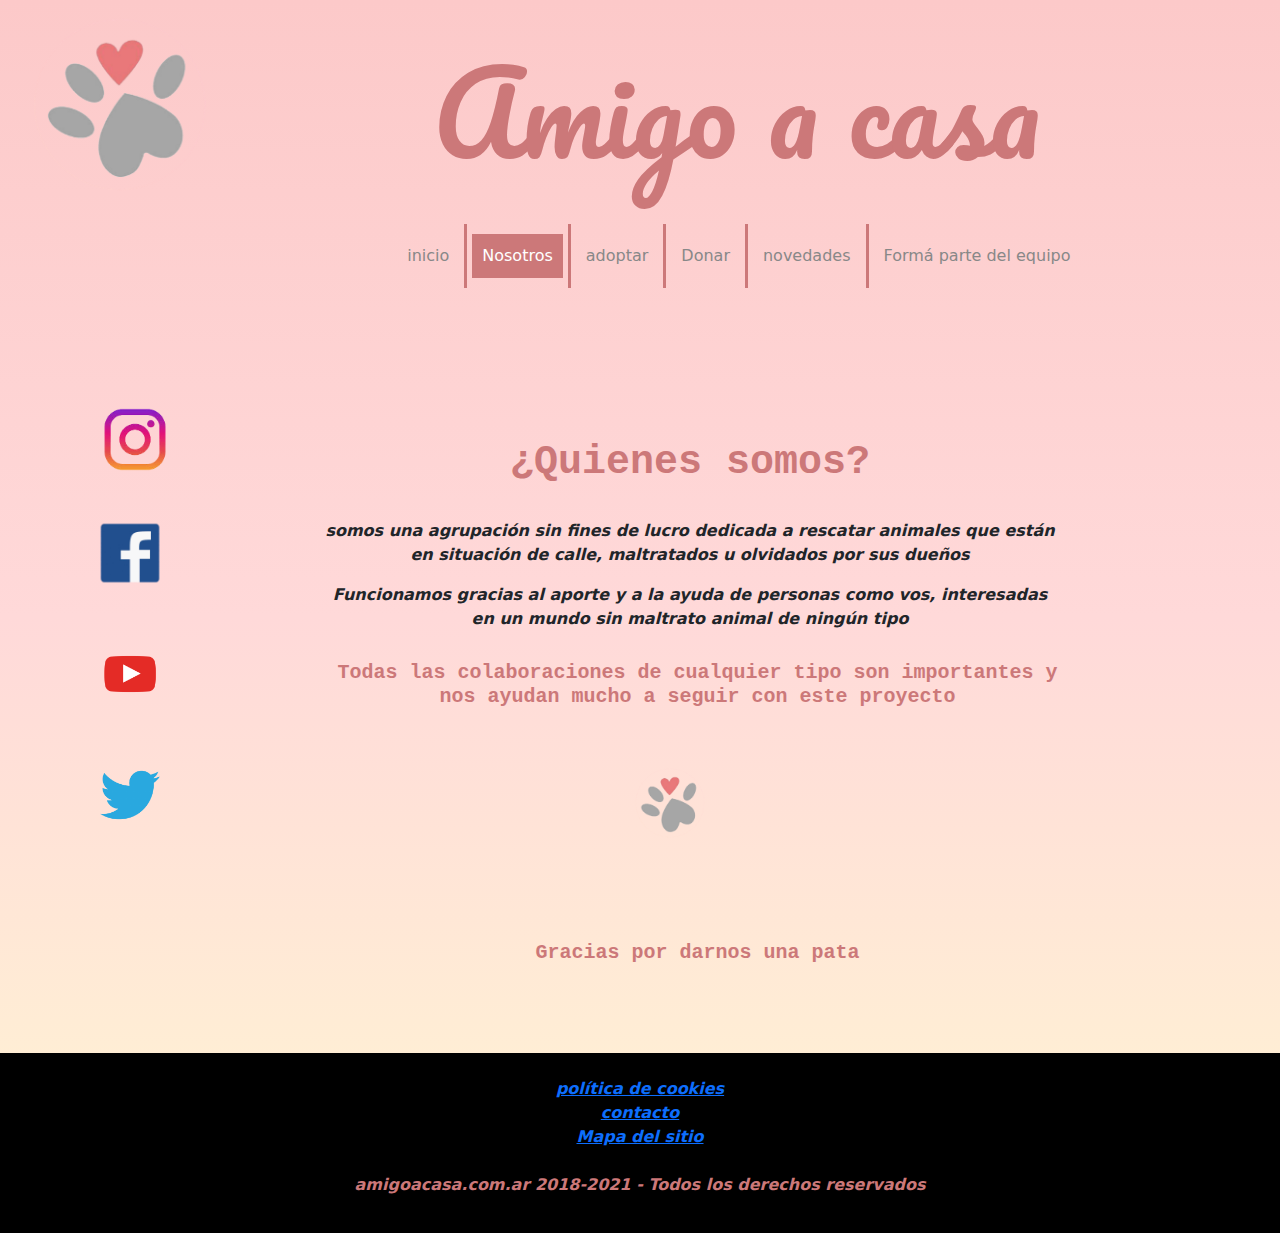
<file: nosotros.html>
<!DOCTYPE html>
<html lang="en">
<head>
    <meta charset="UTF-8">
    <meta http-equiv="X-UA-Compatible" content="IE=edge">
    <meta name="viewport" content="width=device-width, initial-scale=1.0">
    <meta name="description" content="Amigo a casa se encarga de rescatar y buscarle un hogar a perros abandonados y maltratados para que puedan tener una segunda oportunidad de vivir dignamente. Aquí puedes encontrar a tu nuevo mejor amigo de cuatro patas">
	<meta name="keywords" content="perros, rescate, adoptar perro, perro abandonado, perro maltratado, segunda oportunidad, cachorros en adopción, salvar perros, no al maltrato animal">
    <link rel="stylesheet" type="text/css" href="css/bootstrap.min.css">
    <link rel="stylesheet" type="text/css" href="sass/estilos.css">
    <link rel="icon" href="img\amigoacasaimg.png" type="image\png">
	<link href="https://stackpath.bootstrapcdn.com/font-awesome/4.7.0/css/font-awesome.min.css" rel="stylesheet">
	<link href="https://fonts.googleapis.com/css2?family=Pacifico&display=swap" rel="stylesheet">
    <meta name="viewport" content="width=device-width, user-scalable=no, initial-scale=1.0, minimum-scale=1.0">
    <title>Nosotros</title>
</head>
<body>

    <div class="grid">
    
        <div class="grid__imgLogo">
        <img class="logo" src="img\amigoacasaimg.png" alt="logo amigo a casa">
        
        </div>
        
        
        <div class="grid__nombreLogo">
            <h1>Amigo a casa</h1>
        </div>	
       
       
        <header>
            <div class="grid__barra">
                <div class="menu-toggle"></div>
        
                <nav>
                    <ul class="grid__barra"> 	
                        <li class="boton"><a href="index.html">inicio</a></li>
                        <li class="boton"><a href="nosotros.html" class="active">Nosotros</a></li>
                        <li class="boton"><a href="Adoptar.html">adoptar</a></li>
                        <li class="boton"><a href="donar.html">Donar</a>
                            <ul class="subMenu">
                                <li class="boton1"><a href="transferencia.html">Transferencia</a></li>
                                <li class="boton1"><a href="mercadopago.html">Mercadopago</a></li>
                            </ul></li>
                        <li class="boton"><a href="novedades.html">novedades</a></li>
                        <li><a href="fpdt.html">Formá parte del equipo</a></li>
                    </ul>
                </nav>
                
            </div>
        
            <div class="clearFix"></div>
            
        </header>


        <div class="grid__sidebar1">
    
            
    
            <a href="instagram.com/amigoacasa">
                <img class="ig" src="img\ig.png" alt="instagram"></a>
                <br>
                <br>
                <br>
             
    
    
            <a href="facebook.com/amigoacasa">
                <img class="redes" src="img\fb.png" alt="facebook"></a>
                <br>
                <br>
                <br>
              
    
            <a href="youtube.com/amigoacasa">
                <img class="redes" src="img\yt.png" alt="youtube"></a>
                <br>
                <br>
                <br>
              
    
            <a href="twitter.com/amigoacasa">
                <img class="redes" src="img\tw.png" alt="twitter"></a>
    
            </div>
        
            <div class="grid__contenido grid__contenido--nosotros">
                
		
		<h2>¿Quienes somos?</h2>
		<br>
		<p>somos una agrupación sin fines de lucro dedicada a rescatar animales que están en situación de calle, maltratados u olvidados por sus dueños</p>
		<p>Funcionamos gracias al aporte y a la ayuda de personas como vos, interesadas en un mundo sin maltrato animal de ningún tipo</p>
		<h3>Todas las colaboraciones de cualquier tipo son importantes y nos ayudan mucho a seguir con este proyecto</h3>
		<br>
		<img class="imgFoot" src="img\amigoacasaimg.png" alt="logo amigo a casa">
		<h3>Gracias por darnos una pata</h3>
                
        </div>
        
            <div class="grid__footer">
    
                <footer class="pie">
                    <br>
                    
                        <a href="">política de cookies</a> <br> <a href="">contacto</a><br><a href="sitemap.html">Mapa del sitio</a>
                        <br>
                        <br>
                        <p>amigoacasa.com.ar 2018-2021 - Todos los derechos reservados</p>
                    
                </footer>
            </div>

            <script src="https://cdn.jsdelivr.net/npm/bootstrap@5.0.0-beta2/dist/js/bootstrap.bundle.min.js" integrity="sha384-b5kHyXgcpbZJO/tY9Ul7kGkf1S0CWuKcCD38l8YkeH8z8QjE0GmW1gYU5S9FOnJ0" crossorigin="anonymous"></script>
            <script src="https://code.jquery.com/jquery-3.6.0.js" integrity="sha256-H+K7U5CnXl1h5ywQfKtSj8PCmoN9aaq30gDh27Xc0jk=" crossorigin="anonymous"></script>
            <script type="text/javascript">
                $(Document).ready(function(){
                    $(".menu-toggle").click(function(){
                        $(".menu-toggle") .toggleClass("active")
                        $("nav") .toggleClass("active")
                        $(".subMenu") .toggleClass("active")
                    })
                })
            </script>

</body>
</html>
</file>
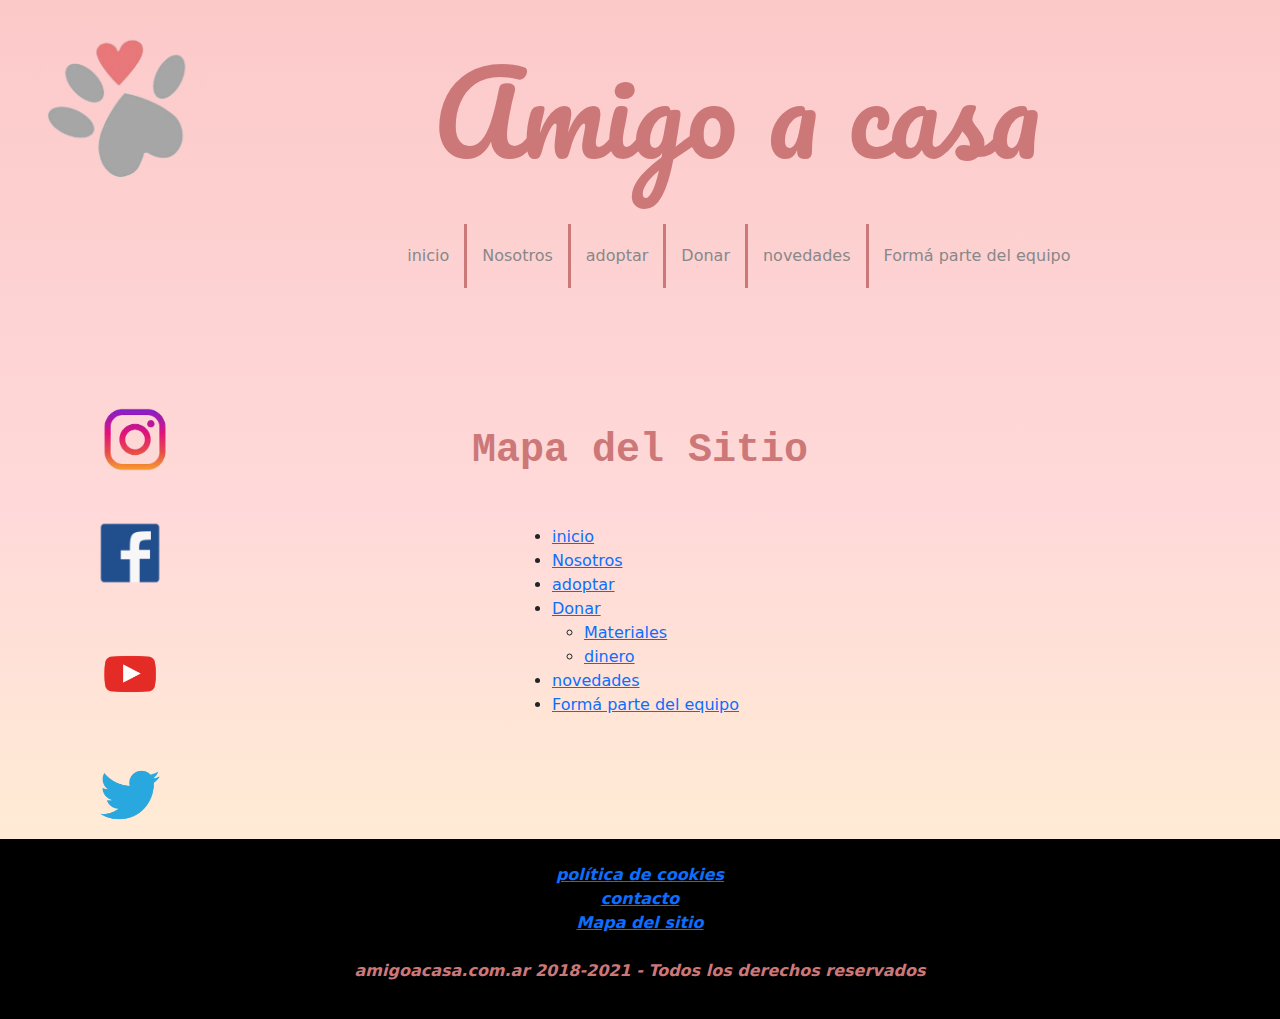
<file: sitemap.html>
<!DOCTYPE html>
<html lang="en">
<head>
    <meta charset="UTF-8">
    <meta http-equiv="X-UA-Compatible" content="IE=edge">
    <meta name="viewport" content="width=device-width, initial-scale=1.0">
    <meta name="description" content="Amigo a casa se encarga de rescatar y buscarle un hogar a perros abandonados y maltratados para que puedan tener una segunda oportunidad de vivir dignamente. Aquí puedes encontrar a tu nuevo mejor amigo de cuatro patas">
	<meta name="keywords" content="perros, rescate, adoptar perro, perro abandonado, perro maltratado, segunda oportunidad, cachorros en adopción, salvar perros, no al maltrato animal">
	<link rel="stylesheet" type="text/css" href="css/bootstrap.min.css">
    <link rel="stylesheet" type="text/css" href="sass/estilos.css">
    <link rel="icon" href="img\amigoacasaimg.png" type="image\png">
	<link href="https://stackpath.bootstrapcdn.com/font-awesome/4.7.0/css/font-awesome.min.css" rel="stylesheet">
	<link href="https://fonts.googleapis.com/css2?family=Pacifico&display=swap" rel="stylesheet">
    <meta name="viewport" content="width=device-width, user-scalable=no, initial-scale=1.0, minimum-scale=1.0">
    <title>Sitemap</title>
</head>
<body>
    <div class="grid">
    
        <div class="grid__imgLogo">
        <img class="logo" src="img\amigoacasaimg.png" alt="logo amigo a casa">
        
        </div>
        
        
        <div class="grid__nombreLogo">
            <h1>Amigo a casa</h1>
        </div>	
       
       
        <header>
            <div class="grid__barra">
                <div class="menu-toggle"></div>
        
                <nav>
                    <ul class="grid__barra"> 	
                        <li class="boton"><a href="index.html">inicio</a></li>
                        <li class="boton"><a href="nosotros.html">Nosotros</a></li>
                        <li class="boton"><a href="Adoptar.html">adoptar</a></li>
                        <li class="boton"><a href="donar.html">Donar</a>
                            <ul class="subMenu">
                                <li class="boton1"><a href="transferencia.html">Transferencia</a></li>
                                <li class="boton1"><a href="mercadopago.html">Mercadopago</a></li>
                            </ul></li>
                        <li class="boton"><a href="novedades.html">novedades</a></li>
                        <li><a href="fpdt.html">Formá parte del equipo</a></li>
                    </ul>
                </nav>
                
            </div>
        
            <div class="clearFix"></div>
            
        </header>


        <div class="grid__sidebar1">
    
            
    
            <a href="instagram.com/amigoacasa">
                <img class="ig" src="img\ig.png" alt="instagram"></a>
                <br>
                <br>
                <br>
    
    
            <a href="facebook.com/amigoacasa">
                <img class="redes" src="img\fb.png" alt="facebook"></a>
                <br>
                <br>
                <br>
    
            <a href="youtube.com/amigoacasa">
                <img class="redes" src="img\yt.png" alt="youtube"></a>
                <br>
                <br>
                <br>
    
            <a href="twitter.com/amigoacasa">
                <img class="redes" src="img\tw.png" alt="twitter"></a>
    
        </div>
        
            <div class="grid__contenido">
                <br>                
                
                <br>
                <div class="grid__contenido--sitemap">
                    <h2>Mapa del Sitio </h2>
                        <ul> 	
                            <li><a href="index.html">inicio</a></li>
                            <li><a href="nosotros.html">Nosotros</a></li>
                            <li><a href="Adoptar.html">adoptar</a></li>
                            <li><a href="donar.html">Donar</a>
                                <ul>
                                    <li><a href="">Materiales</a></li>
                                    <li><a href="">dinero</a></li>
                                </ul></li>
                            <li><a href="novedades.html">novedades</a></li>
                            <li><a href="Formá parte del equipo.html">Formá parte del equipo</a></li>
                        </ul>
                </div>
                
                
            
            </div>
        
            <div class="grid__footer">
    
                <footer class="pie">
                    <br>
                        <a href="">política de cookies</a> <br> <a href="">contacto</a><br><a href="sitemap.html">Mapa del sitio</a>
                        <br>
                        <br>
                        <p>amigoacasa.com.ar 2018-2021 - Todos los derechos reservados</p>
                    
                </footer>
            </div>
    </div>
    
    <script src="https://cdn.jsdelivr.net/npm/bootstrap@5.0.0-beta2/dist/js/bootstrap.bundle.min.js" integrity="sha384-b5kHyXgcpbZJO/tY9Ul7kGkf1S0CWuKcCD38l8YkeH8z8QjE0GmW1gYU5S9FOnJ0" crossorigin="anonymous"></script>
<script src="https://code.jquery.com/jquery-3.6.0.js" integrity="sha256-H+K7U5CnXl1h5ywQfKtSj8PCmoN9aaq30gDh27Xc0jk=" crossorigin="anonymous"></script>
<script type="text/javascript">
    $(Document).ready(function(){
        $(".menu-toggle").click(function(){
            $(".menu-toggle") .toggleClass("active")
            $("nav") .toggleClass("active")
            $(".subMenu") .toggleClass("active")
        })
    })
</script>
    
    
</body>
</html>
</file>
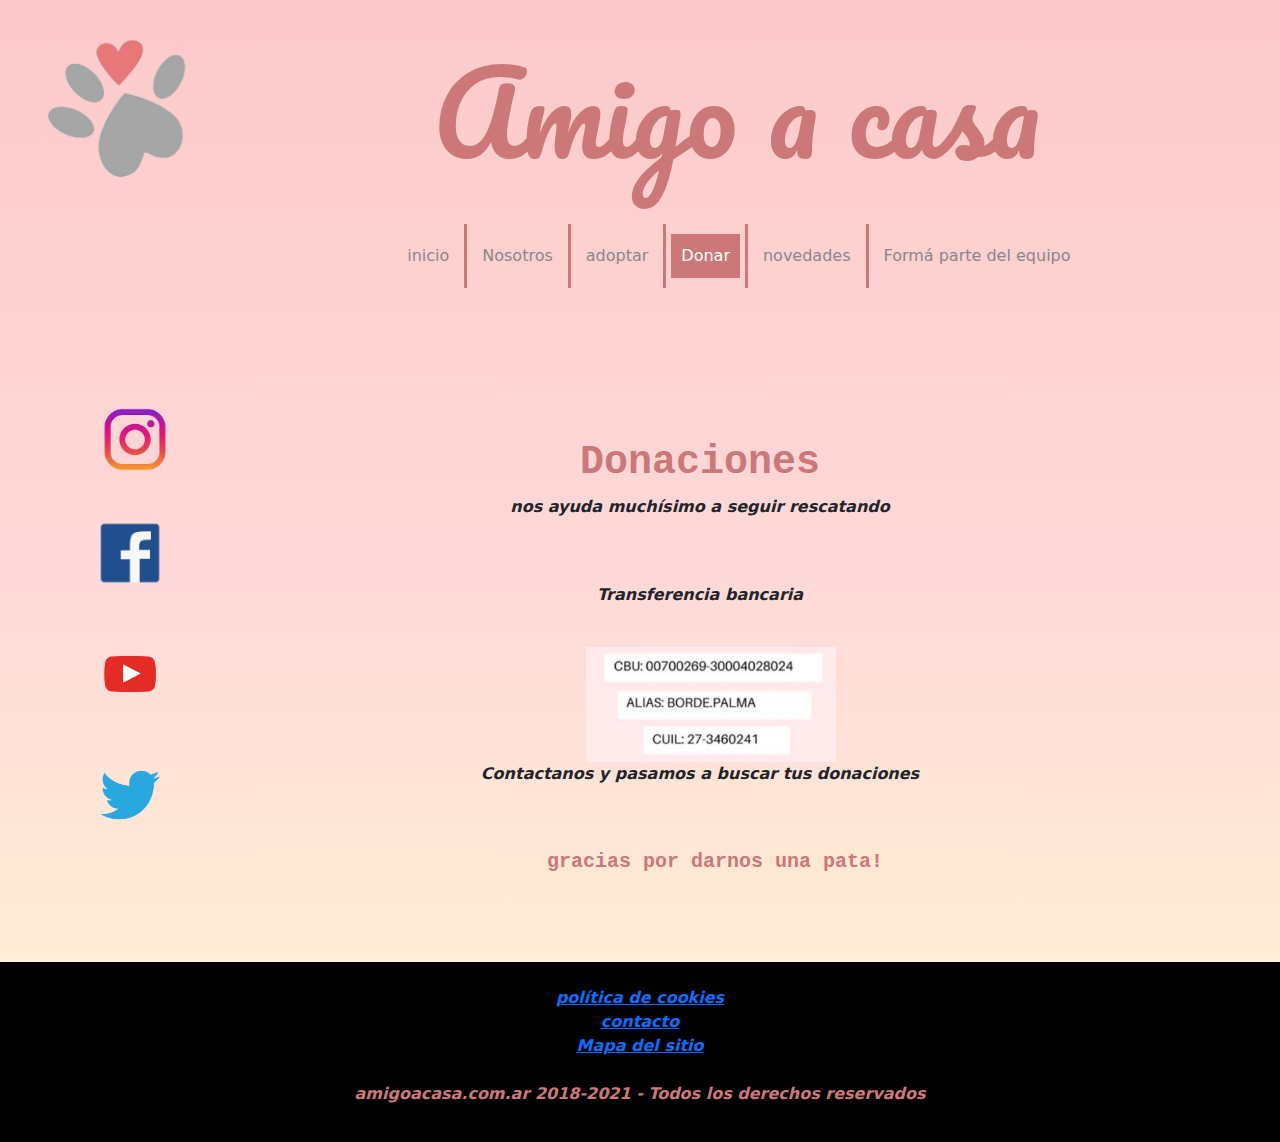
<file: transferencia.html>
<!DOCTYPE html>
<html lang="en">
<head>
    <meta charset="UTF-8">
    <meta http-equiv="X-UA-Compatible" content="IE=edge">
    <meta name="viewport" content="width=device-width, initial-scale=1.0">
    <meta name="description" content="Amigo a casa se encarga de rescatar y buscarle un hogar a perros abandonados y maltratados para que puedan tener una segunda oportunidad de vivir dignamente. Aquí puedes encontrar a tu nuevo mejor amigo de cuatro patas">
	  <meta name="keywords" content="perros, rescate, adoptar perro, perro abandonado, perro maltratado, segunda oportunidad, cachorros en adopción, salvar perros, no al maltrato animal">
      <link rel="stylesheet" type="text/css" href="css/bootstrap.min.css">
      <link rel="stylesheet" type="text/css" href="sass/estilos.css">
      <link rel="icon" href="img\amigoacasaimg.png" type="image\png">
      <link href="https://stackpath.bootstrapcdn.com/font-awesome/4.7.0/css/font-awesome.min.css" rel="stylesheet">
      <link href="https://fonts.googleapis.com/css2?family=Pacifico&display=swap" rel="stylesheet">
      <meta name="viewport" content="width=device-width, user-scalable=no, initial-scale=1.0, minimum-scale=1.0">
    <title>Donar</title>
</head>
<body>

    <div class="grid">
    
        <div class="grid__imgLogo">
        <img class="logo" src="img\amigoacasaimg.png" alt="logo amigo a casa">
        
        </div>
        
        
        <div class="grid__nombreLogo">
            <h1>Amigo a casa</h1>
        </div>	
       
       
        <header>
            <div class="grid__barra">
                <div class="menu-toggle"></div>
        
                <nav>
                    <ul class="grid__barra"> 	
                        <li class="boton"><a href="index.html">inicio</a></li>
                        <li class="boton"><a href="nosotros.html">Nosotros</a></li>
                        <li class="boton"><a href="Adoptar.html">adoptar</a></li>
                        <li class="boton"><a href="donar.html" class="active">Donar</a>
                            <ul class="subMenu">
                                <li class="boton1"><a href="transferencia.html">Transferencia</a></li>
                                <li class="boton1"><a href="mercadopago.html">Mercadopago</a></li>
                            </ul></li>
                        <li class="boton"><a href="novedades.html">novedades</a></li>
                        <li><a href="fpdt.html">Formá parte del equipo</a></li>
                    </ul>
                </nav>
                
            </div>
        
            <div class="clearFix"></div>
            
        </header>


        <div class="grid__sidebar1">
    
            
    
            <a href="instagram.com/amigoacasa">
                <img class="ig" src="img\ig.png" alt="instagram"></a>
                <br>
                <br>
                <br>
               
    
    
            <a href="facebook.com/amigoacasa">
                <img class="redes" src="img\fb.png" alt="facebook"></a>
                <br>
                <br>
                <br>
               
    
            <a href="youtube.com/amigoacasa">
                <img class="redes" src="img\yt.png" alt="youtube"></a>
                <br>
                <br>
                <br>
               
    
            <a href="twitter.com/amigoacasa">
                <img class="redes" src="img\tw.png" alt="twitter"></a>
    
            </div>
        
            <div class="grid__contenido grid__contenido--donar">
                
		
                    <h2>Donaciones</h2>
                    <p>nos ayuda muchísimo a seguir rescatando</p>
                    <br>
                    
                    <br>
                        <p>Transferencia bancaria</p>
                    <br>	
                        <img src="img/cuenta1.png" alt="datos de cuenta">
                    <br>
                        <p> Contactanos y pasamos a buscar tus donaciones</p>
                    <br>
                    <br>
                        <h4>gracias por darnos una pata!</h4>
                        </div>
                    
        
            <div class="grid__footer">
    
                <footer class="pie">
                    <br>
                    
                        <a href="">política de cookies</a> <br> <a href="">contacto</a><br><a href="sitemap.html">Mapa del sitio</a>
                        <br>
                        <br>
                        <p>amigoacasa.com.ar 2018-2021 - Todos los derechos reservados</p>
                    
                </footer>
            </div>

            <script src="https://cdn.jsdelivr.net/npm/bootstrap@5.0.0-beta2/dist/js/bootstrap.bundle.min.js" integrity="sha384-b5kHyXgcpbZJO/tY9Ul7kGkf1S0CWuKcCD38l8YkeH8z8QjE0GmW1gYU5S9FOnJ0" crossorigin="anonymous"></script>
<script src="https://code.jquery.com/jquery-3.6.0.js" integrity="sha256-H+K7U5CnXl1h5ywQfKtSj8PCmoN9aaq30gDh27Xc0jk=" crossorigin="anonymous"></script>
<script type="text/javascript">
    $(Document).ready(function(){
        $(".menu-toggle").click(function(){
            $(".menu-toggle") .toggleClass("active")
            $("nav") .toggleClass("active")
            $(".subMenu") .toggleClass("active")
        })
    })
</script>

</body>
</html>
</file>
<file: sass/estilos.css>
body {
  margin: 0px;
  padding: 0px;
}

h1 {
  font-family: "pacifico", cursive, bold;
  font-weight: "pacifico", cursive, bold;
  font-size: 5rem;
  color: #cc7879;
  text-align: center;
}

h2 {
  font-family: monospace;
  font-weight: bold;
  color: #cc7879;
  font-size: 2.5rem;
  text-align: center;
}

h3, h4 {
  font-family: monospace;
  font-weight: bold;
  color: #cc7879;
  font-size: 1.25rem;
  text-align: center;
  padding-left: 30px;
}

p {
  font-size: 1rem;
  font-style: italic;
  font-weight: bold;
  text-align: center;
}

.grid {
  display: -ms-grid;
  display: grid;
  grid-gap: 10px;
  -ms-grid-columns: 1fr;
      grid-template-columns: 1fr;
      grid-template-areas: "grid__barra" "grid__imgLogo"  "grid__nombreLogo" "grid__contenido" "grid__sidebar1" "grid__footer";
  background-image: -webkit-gradient(linear, left top, left bottom, from(#fcc9c9), color-stop(#ffd9d9), to(#FFF6D3));
  background-image: linear-gradient(to bottom, #fcc9c9, #ffd9d9, #FFF6D3);
}

.grid .grid__imgLogo {
  -ms-grid-row: 2;
  -ms-grid-column: 1;
  grid-area: grid__imgLogo;
  margin-left: 22%;
  margin-top: -20px;
}

.grid .grid__nombreLogo {
  -ms-grid-row: 3;
  -ms-grid-column: 1;
  grid-area: grid__nombreLogo;
  justify-items: center;
  margin-top: -130px;
  margin-bottom: 120px;
}

.grid .grid__barra {
  -ms-grid-row: 1;
  -ms-grid-column: 1;
  grid-area: grid__barra;
}

.grid .grid__sidebar1 {
  -ms-grid-row: 5;
  -ms-grid-column: 1;
  grid-area: grid__sidebar1;
  display: -webkit-box;
  display: -ms-flexbox;
  display: flex;
  -webkit-box-orient: horizontal;
  -webkit-box-direction: normal;
      -ms-flex-direction: row;
          flex-direction: row;
  padding-left: 80px;
  margin-left: -70px;
  padding-top: 30px;
  position: -webkit-sticky;
  position: sticky;
  top: 10px;
}

.grid .grid__contenido {
  -ms-grid-row: 4;
  -ms-grid-column: 1;
  grid-area: grid__contenido;
  -webkit-box-align: center;
      -ms-flex-align: center;
          align-items: center;
  margin-top: -120px;
}

#error404 div {
  background-image: -webkit-gradient(linear, left top, left bottom, from(white), color-stop(#ffd9d9), to(#FFF6D3));
  background-image: linear-gradient(to bottom, white, #ffd9d9, #FFF6D3);
}

#error404 h1 {
  font-size: 80px;
  margin-left: -80px;
}

#error404 h2, #error404 h3, #error404 p {
  margin-left: -160px;
  margin-top: 20px;
}

#error404 img {
  width: 500px;
  margin-top: 400px;
  margin-left: 30px;
}

.grid .grid__footer {
  -ms-grid-row: 6;
  -ms-grid-column: 1;
  grid-area: grid__footer;
}

.logo {
  width: 200px;
  -webkit-animation-name: efectoLogo;
          animation-name: efectoLogo;
  -webkit-animation-iteration-count: initial;
          animation-iteration-count: initial;
  -webkit-animation-timing-function: ease-in;
          animation-timing-function: ease-in;
  -webkit-animation-duration: 4s;
          animation-duration: 4s;
}

@-webkit-keyframes efectoLogo {
  0% {
    -webkit-transform: rotate(0deg);
            transform: rotate(0deg);
  }
  12% {
    -webkit-transform: rotate(0deg);
            transform: rotate(0deg);
  }
  20% {
    -webkit-transform: rotate(5deg);
            transform: rotate(5deg);
  }
  25% {
    -webkit-transform: rotate(10deg);
            transform: rotate(10deg);
  }
  50% {
    -webkit-transform: rotate(0deg);
            transform: rotate(0deg);
  }
  75% {
    -webkit-transform: rotate(10deg);
            transform: rotate(10deg);
  }
  100% {
    -webkit-transform: rotate(0deg);
            transform: rotate(0deg);
  }
}

@keyframes efectoLogo {
  0% {
    -webkit-transform: rotate(0deg);
            transform: rotate(0deg);
  }
  12% {
    -webkit-transform: rotate(0deg);
            transform: rotate(0deg);
  }
  20% {
    -webkit-transform: rotate(5deg);
            transform: rotate(5deg);
  }
  25% {
    -webkit-transform: rotate(10deg);
            transform: rotate(10deg);
  }
  50% {
    -webkit-transform: rotate(0deg);
            transform: rotate(0deg);
  }
  75% {
    -webkit-transform: rotate(10deg);
            transform: rotate(10deg);
  }
  100% {
    -webkit-transform: rotate(0deg);
            transform: rotate(0deg);
  }
}

nav ul {
  margin: 0;
  padding: 0;
  display: -webkit-box;
  display: -ms-flexbox;
  display: flex;
}

nav ul li {
  list-style: none;
}

nav ul li a {
  display: block;
  margin: 10px 0;
  padding: 10px 10px;
  text-decoration: none;
  color: indianred;
}

nav ul li a.active {
  background: black;
  color: #fff;
}

nav ul li a.active a:hover {
  background: black;
  color: #fff;
  -webkit-transition: 0.3s;
  transition: 0.3s;
}

nav ul :hover .subMenu {
  display: block;
  padding-left: 4px;
}

.subMenu {
  position: absolute;
  display: none;
  margin-top: -20px;
}

.subMenu li a {
  display: block;
  color: black;
  text-decoration: none;
}

.clearFix {
  clear: both;
}

@media (max-width: 320px) {
  nav {
    float: right;
  }
  nav ul {
    margin: 0;
    padding: 0;
    display: -webkit-box;
    display: -ms-flexbox;
    display: flex;
  }
  nav ul li {
    list-style: none;
  }
  nav ul li a {
    display: block;
    margin: 10px 0;
    padding: 10px 10px;
    text-decoration: none;
    color: indianred;
  }
  nav ul li a.active {
    background: indianred;
    color: #fff;
  }
  nav ul li a:hover {
    background: indianred;
    color: #fff;
    -webkit-transition: 0.3s;
    transition: 0.3s;
  }
  nav ul :hover .subMenu {
    display: block;
  }
  .subMenu {
    position: absolute;
    display: none;
    padding-top: 25px;
    padding-left: 10px;
  }
  .subMenu li a {
    display: block;
    color: #888888;
    text-decoration: none;
  }
  .clearFix {
    clear: both;
  }
  .menu-toggle {
    display: block;
    width: 40px;
    height: 40px;
    margin-left: 140px;
    padding-top: 5px;
    float: left;
    cursor: pointer;
    text-align: center;
    font-size: 30px;
    color: #888888;
  }
  .menu-toggle:before {
    content: "\f0c9";
    font-family: fontAwesome;
    line-height: 40px;
    position: absolute;
  }
  .menu-toggle.active:before {
    content: "\f00d";
  }
  nav {
    display: none;
  }
  nav.active {
    display: block;
    width: 100%;
  }
  nav.active ul {
    display: block;
    position: relative;
  }
  nav.active ul li a {
    margin: 0;
  }
  .subMenu {
    display: none;
  }
  .subMenu ul {
    display: block;
  }
  .subMenu ul li a {
    margin: 0;
  }
  .subMenu.active {
    display: none;
    width: 100%;
  }
  .subMenu.active ul {
    display: block;
  }
  .subMenu.active ul li a {
    margin: 0;
  }
  h1 {
    font-size: 2.5rem;
    margin-bottom: 80px;
  }
  h2 {
    font-size: 2.3rem;
  }
}

ol {
  margin-left: -70px;
}

ol ul {
  color: #64b7ff;
  font-weight: bold;
  list-style-position: inside;
  list-style-image: url("https://img.icons8.com/pastel-glyph/15/000000/dog-footprint.png");
}

ol ul li {
  list-style-type: decimal;
  color: #64b7ff;
  font-weight: bold;
  list-style-position: inside;
}

.redes {
  width: 70%;
  max-width: 70px;
  padding-left: -20px;
}

.ig {
  width: 90%;
  max-width: 120px;
  margin-right: -20px;
}

.imgYVid {
  width: 85%;
  max-width: 600px;
  margin-left: 12%;
}

.imgFoot {
  max-width: 120px;
}

footer {
  color: #cc7879;
  background-color: black;
  text-align: center;
  margin-top: 10px;
}

.pie {
  font-style: italic;
  font-weight: bold;
  text-align: center;
  padding-bottom: 20px;
}

.grid__contenido--sitemap {
  margin-left: 200px;
}

.grid__contenido--sitemap h2 {
  margin-left: -320px;
  margin-bottom: 50px;
}

.grid__contenido--nosotros {
  padding-top: 60px;
  margin-bottom: 60px;
  margin-left: 35px;
  width: 75%;
}

.grid__contenido--nosotros .imgFoot {
  margin-left: 27%;
}

.grid__contenido--nosotros h3 {
  margin-left: -15px;
  margin-top: 30px;
}

.grid__contenido--adoptar {
  padding-top: 60px;
  margin-bottom: 60px;
  margin-left: 15px;
}

.grid__contenido--donar {
  padding-top: 60px;
  margin-bottom: 60px;
}

.grid__contenido--donar img {
  width: 250px;
  margin-left: 40px;
}

.grid__contenido--donar ol {
  padding-left: 110px;
  padding-right: 10px;
}

.grid__contenido--donar ul li {
  margin-left: 0px;
}

.grid__contenido--donar h3 {
  margin-left: -20px;
}

.grid__contenido--novedades {
  padding-top: 120px;
  margin-bottom: 60px;
}

.grid__contenido--novedades img, .grid__contenido--novedades iframe {
  margin-left: 10%;
  padding-top: 20px;
  padding-bottom: 20px;
  width: 80%;
}

.grid__contenido--novedades video {
  margin-left: 10%;
  padding-top: 20px;
  padding-bottom: 20px;
  width: 80%;
  max-width: 300px;
}

.grid__contenido--novedades img {
  max-width: 640px;
}

.grid__contenido--fpde {
  padding-top: 130px;
  margin-bottom: 60px;
}

.grid__contenido--fpde section, .grid__contenido--fpde div {
  text-align: center;
}

@media screen and (min-width: 321px) and (max-width: 969px) {
  .grid {
    display: -ms-grid;
    display: grid;
    width: 100%;
    -ms-grid-columns: 1ft;
        grid-template-columns: 1ft;
        grid-template-areas: "grid__barra" "grid__imgLogo" "grid__nombreLogo" "grid__contenido" "grid__sidebar1" "grid__footer";
  }
  .grid .grid__imgLogo {
    -ms-grid-row: 2;
    -ms-grid-column: 1;
    grid-area: grid__imgLogo;
    margin-left: 38%;
    padding-top: 28px;
  }
  .grid .grid__nombreLogo {
    -ms-grid-row: 3;
    -ms-grid-column: 1;
    grid-area: grid__nombreLogo;
    justify-items: center;
    padding-top: 30px;
    padding-left: 60px;
    padding-right: -0px;
  }
  .grid .grid__barra {
    -ms-grid-row: 1;
    -ms-grid-column: 1;
    grid-area: grid__barra;
  }
  .grid .grid__sidebar1 {
    -ms-grid-row: 5;
    -ms-grid-column: 1;
    grid-area: grid__sidebar1;
    display: -webkit-box;
    display: -ms-flexbox;
    display: flex;
    -webkit-box-orient: horizontal;
    -webkit-box-direction: normal;
        -ms-flex-direction: row;
            flex-direction: row;
    padding-left: 38%;
    padding-top: 5px;
    position: -webkit-sticky;
    position: sticky;
    top: 10px;
  }
  .grid .grid__contenido {
    -ms-grid-row: 4;
    -ms-grid-column: 1;
    grid-area: grid__contenido;
    -webkit-box-align: center;
        -ms-flex-align: center;
            align-items: center;
    margin-left: 12%;
    margin-right: 12%;
  }
  h1 {
    margin-left: -60px;
  }
  nav {
    float: right;
  }
  nav ul {
    margin: 0;
    padding: 0;
    display: -webkit-box;
    display: -ms-flexbox;
    display: flex;
  }
  nav ul li {
    list-style: none;
  }
  nav ul li a {
    display: block;
    margin: 10px 0;
    padding: 10px 10px;
    text-decoration: none;
    color: indianred;
  }
  nav ul li a.active {
    background: indianred;
    color: #fff;
  }
  nav ul li a:hover {
    background: indianred;
    color: #fff;
    -webkit-transition: 0.3s;
    transition: 0.3s;
  }
  nav ul :hover .subMenu {
    display: block;
    padding-left: 4px;
  }
  .subMenu {
    position: absolute;
    display: none;
    padding-top: 25px;
  }
  .subMenu li a {
    display: block;
    color: #888888;
    text-decoration: none;
  }
  .clearFix {
    clear: both;
  }
  .menu-toggle {
    display: block;
    width: 40px;
    height: 40px;
    margin-right: 45%;
    margin-left: 45%;
    padding-top: 5px;
    float: none;
    cursor: pointer;
    text-align: center;
    font-size: 30px;
    color: #888888;
  }
  .menu-toggle:before {
    content: "\f0c9";
    font-family: fontAwesome;
    line-height: 40px;
    position: absolute;
  }
  .menu-toggle.active:before {
    content: "\f00d";
  }
  nav {
    display: none;
  }
  nav.active {
    display: block;
    width: 100%;
  }
  nav.active ul {
    display: block;
    position: relative;
  }
  nav.active ul li a {
    margin: 0;
  }
  .subMenu {
    display: none;
  }
  .subMenu ul {
    display: block;
  }
  .subMenu ul li a {
    margin: 0;
  }
  .subMenu.active {
    display: none;
    width: 100%;
  }
  .subMenu.active ul {
    display: block;
  }
  .subMenu.active ul li a {
    margin: 0;
  }
  .grid__contenido--nosotros .imgFoot {
    margin-left: 40%;
  }
  .grid__contenido--donar {
    padding-top: 60px;
    margin-bottom: 60px;
  }
  .grid__contenido--donar img {
    width: 250px;
    margin-left: 30%;
  }
  .grid__contenido--donar ul li {
    margin-left: 35%;
  }
  .grid__contenido--donar ol li {
    margin-left: 5%;
  }
  .grid__contenido--novedades video {
    margin-left: 25%;
  }
}

@media screen and (min-width: 970px) {
  .grid {
    display: -ms-grid;
    display: grid;
    width: 100%;
    -ms-grid-columns: 2ft;
        grid-template-columns: 2ft;
        grid-template-areas: "grid__imgLogo grid__imgLogo" "grid__nombreLogo grid__nombreLogo" "grid__barra grid__barra" "grid__barra grid__barra" "grid__sidebar1 grid__sidebar1"  "grid__contenido grid__contenido" "grid__footer grid__footer";
  }
  .grid .grid__imgLogo {
    -ms-grid-row: 1;
    -ms-grid-column: 1;
    -ms-grid-column-span: 2;
    grid-area: grid__imgLogo;
    margin-left: -15px;
    margin-top: -50px;
    margin-right: 150px;
  }
  .grid .grid__nombreLogo {
    -ms-grid-row: 2;
    -ms-grid-column: 1;
    -ms-grid-column-span: 2;
    grid-area: grid__nombreLogo;
    margin-top: -340px;
    margin-left: 15%;
  }
  h1 {
    font-size: 7rem;
  }
  .grid .grid__barra {
    -ms-grid-row: 3;
    -ms-grid-row-span: 2;
    -ms-grid-column: 1;
    -ms-grid-column-span: 2;
    grid-area: grid__barra;
    margin-top: -170px;
    margin-left: 17%;
    margin-right: 17px;
    padding-bottom: 70px;
  }
  .grid .grid__sidebar1 {
    -ms-grid-row: 5;
    -ms-grid-column: 1;
    -ms-grid-column-span: 2;
    grid-area: grid__sidebar1;
    display: -webkit-box;
    display: -ms-flexbox;
    display: flex;
    -webkit-box-orient: vertical;
    -webkit-box-direction: normal;
        -ms-flex-flow: column wrap;
            flex-flow: column wrap;
    margin-top: -70px;
    position: -webkit-sticky;
    position: sticky;
    top: 30px;
    margin-left: 15px;
  }
  .grid .grid__contenido {
    -ms-grid-row: 6;
    -ms-grid-column: 1;
    -ms-grid-column-span: 2;
    grid-area: grid__contenido;
    -webkit-box-align: center;
        -ms-flex-align: center;
            align-items: center;
    margin-left: 300px;
    margin-top: -440px;
    padding-left: 20px;
    padding-right: 200px;
  }
  nav ul {
    margin: 0;
    padding: 0;
    display: -webkit-box;
    display: -ms-flexbox;
    display: flex;
  }
  nav ul li {
    list-style: none;
    padding-left: 5px;
  }
  nav ul li a {
    display: block;
    margin: 10px 0;
    padding: 10px 10px;
    text-decoration: none;
    color: #888888;
  }
  nav ul li a.active {
    background: #cc7879;
    color: #fff;
  }
  nav ul li a:hover {
    background: #cc7879;
    color: #fff;
    -webkit-transition: 0.3s;
    transition: 0.3s;
  }
  nav ul :hover .subMenu {
    display: block;
    margin-left: -12px;
    padding-top: 13px;
  }
  .subMenu {
    position: absolute;
    display: none;
  }
  .subMenu li a {
    display: block;
    color: #888888;
    text-decoration: none;
  }
  .ig {
    width: 90%;
    max-width: 120px;
    margin-left: -20px;
  }
  .imgYVid {
    width: 85%;
    max-width: 600px;
    margin-left: -2%;
  }
  .grid__contenido--nosotros .imgFoot {
    margin-left: 40%;
  }
  .grid__contenido--donar {
    padding-top: 60px;
    margin-bottom: 60px;
  }
  .grid__contenido--donar img {
    width: 250px;
    margin-left: 35%;
  }
  .grid__contenido--donar ul li {
    margin-left: 50%;
  }
  .grid__contenido--donar ol li {
    margin-left: 35%;
  }
  .grid__contenido--donar .lista {
    margin-left: -55%;
  }
  .grid__contenido--novedades video {
    margin-left: 34%;
    padding-top: 20px;
    padding-bottom: 20px;
    width: 80%;
    max-width: 300px;
  }
  .logo {
    width: 300px;
  }
  .boton {
    color: #cc7879;
    border-style: solid;
    border-right: solid 3px;
    border-left: none;
    border-top: none;
    border-bottom: none;
    padding-right: 5px;
    padding-left: 5px;
  }
  .boton1 {
    color: #cc7879;
    border-style: solid;
    border-right: none;
    border-left: 3px solid;
    border-top: none;
    border-bottom: none;
  }
  .boton2 {
    color: #cc7879;
    border-style: solid;
    border-right: 3px solid;
    border-left: 3px solid;
    border-top: 3px solid;
    border-bottom: 3px solid;
    padding: 3px;
    text-decoration: none;
    margin-left: 0px;
  }
}
/*# sourceMappingURL=estilos.css.map */
</file>
